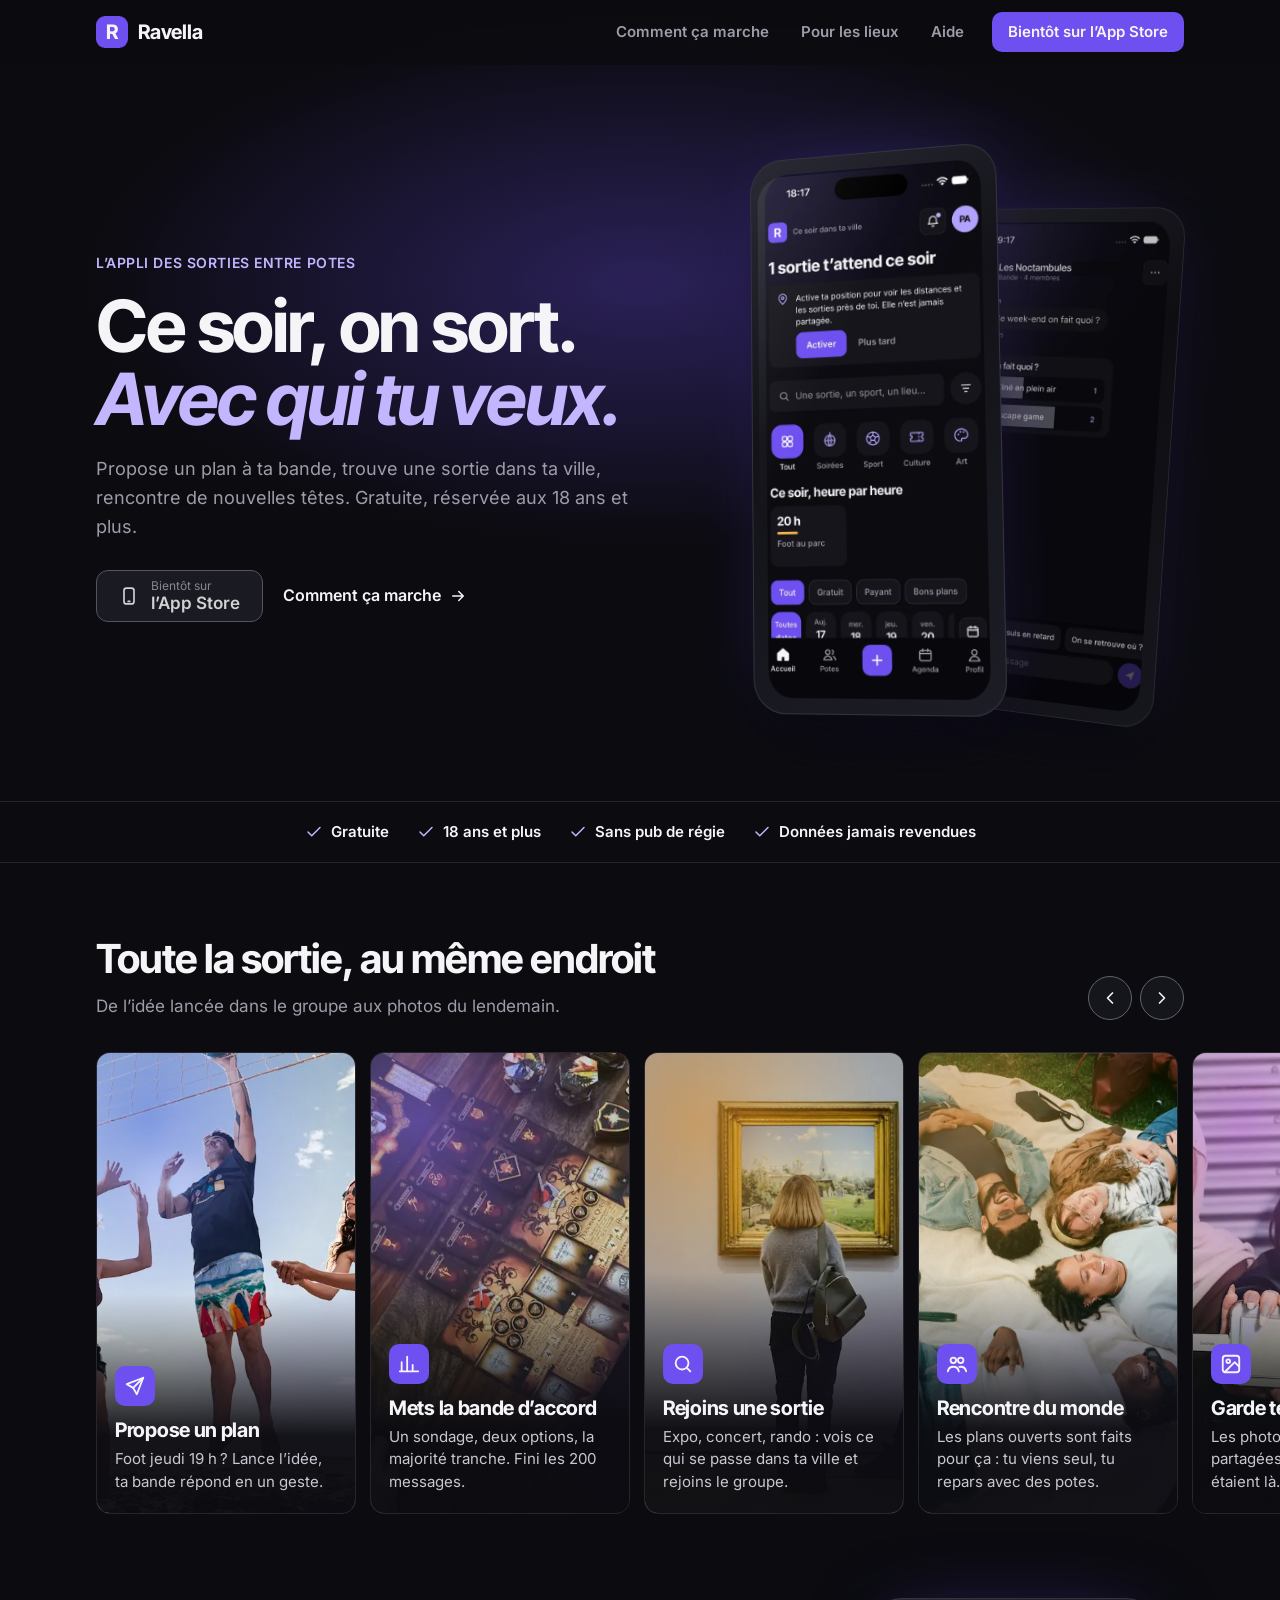
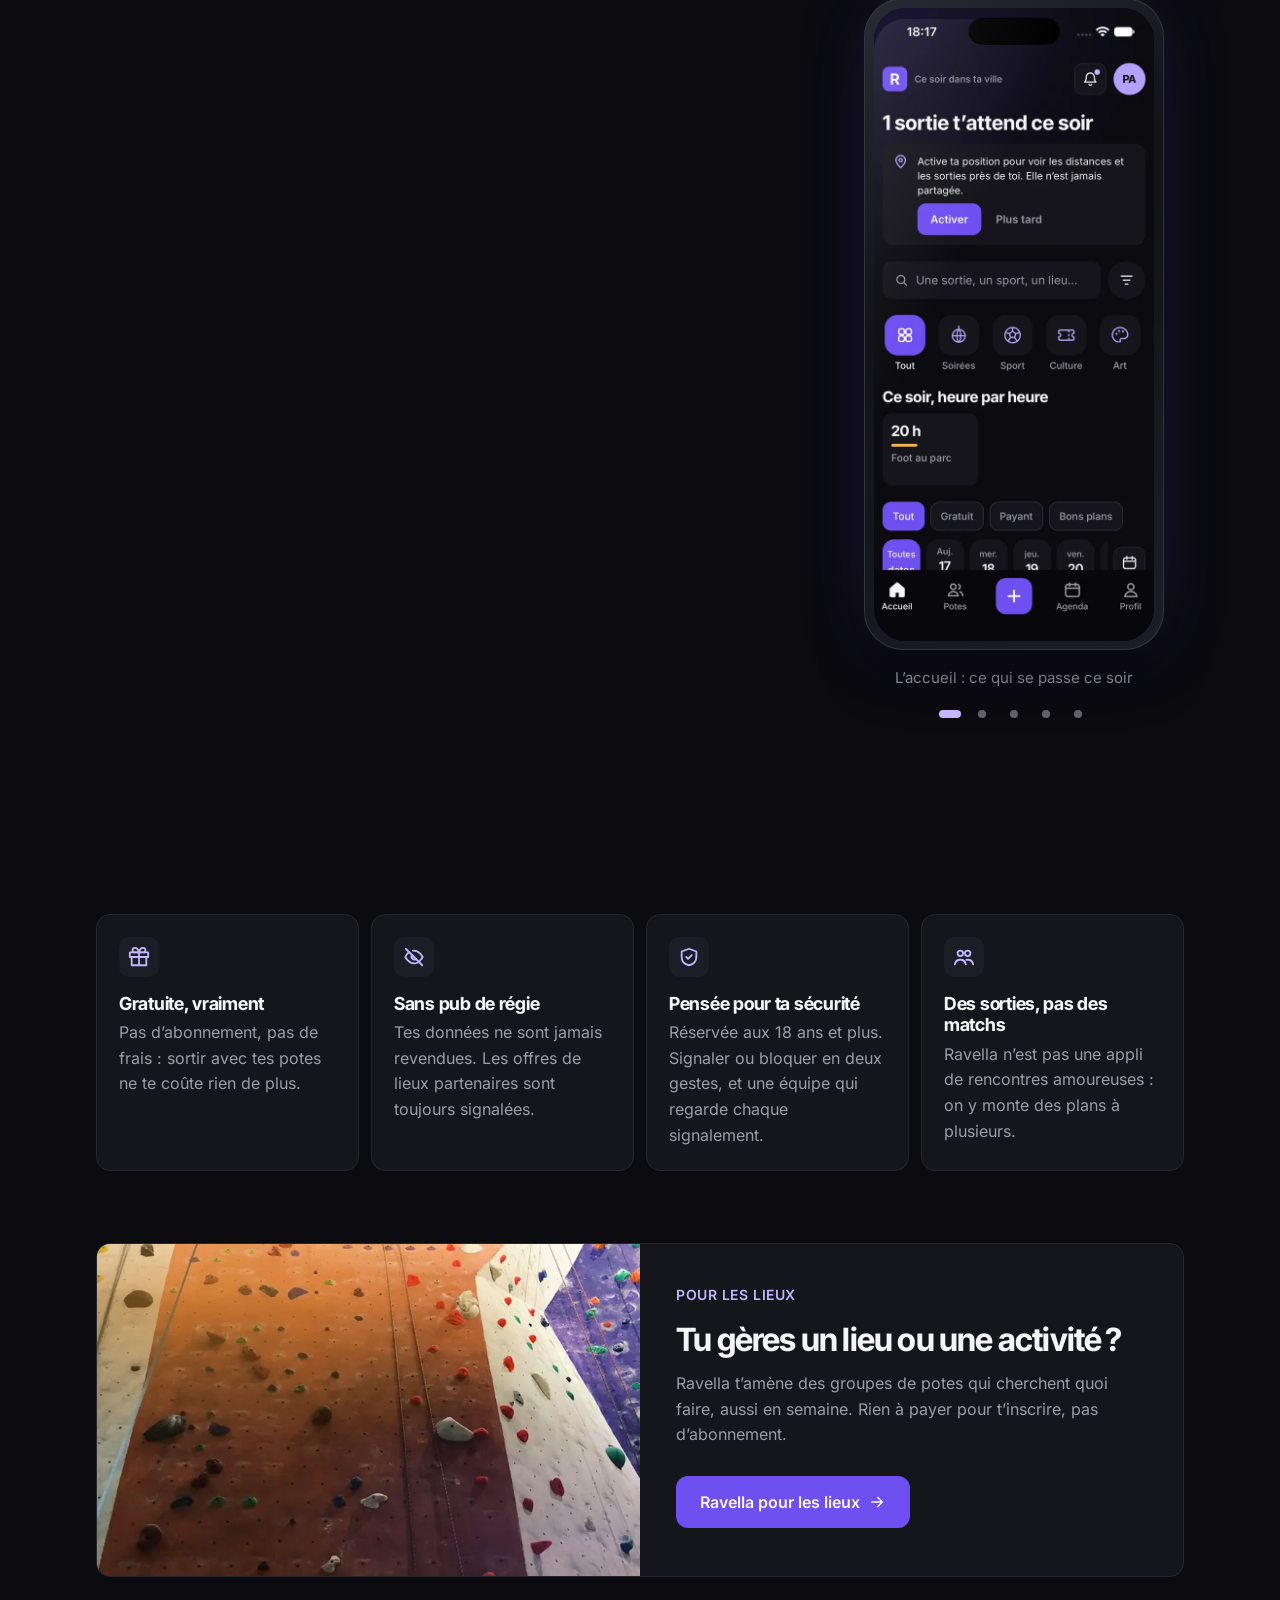
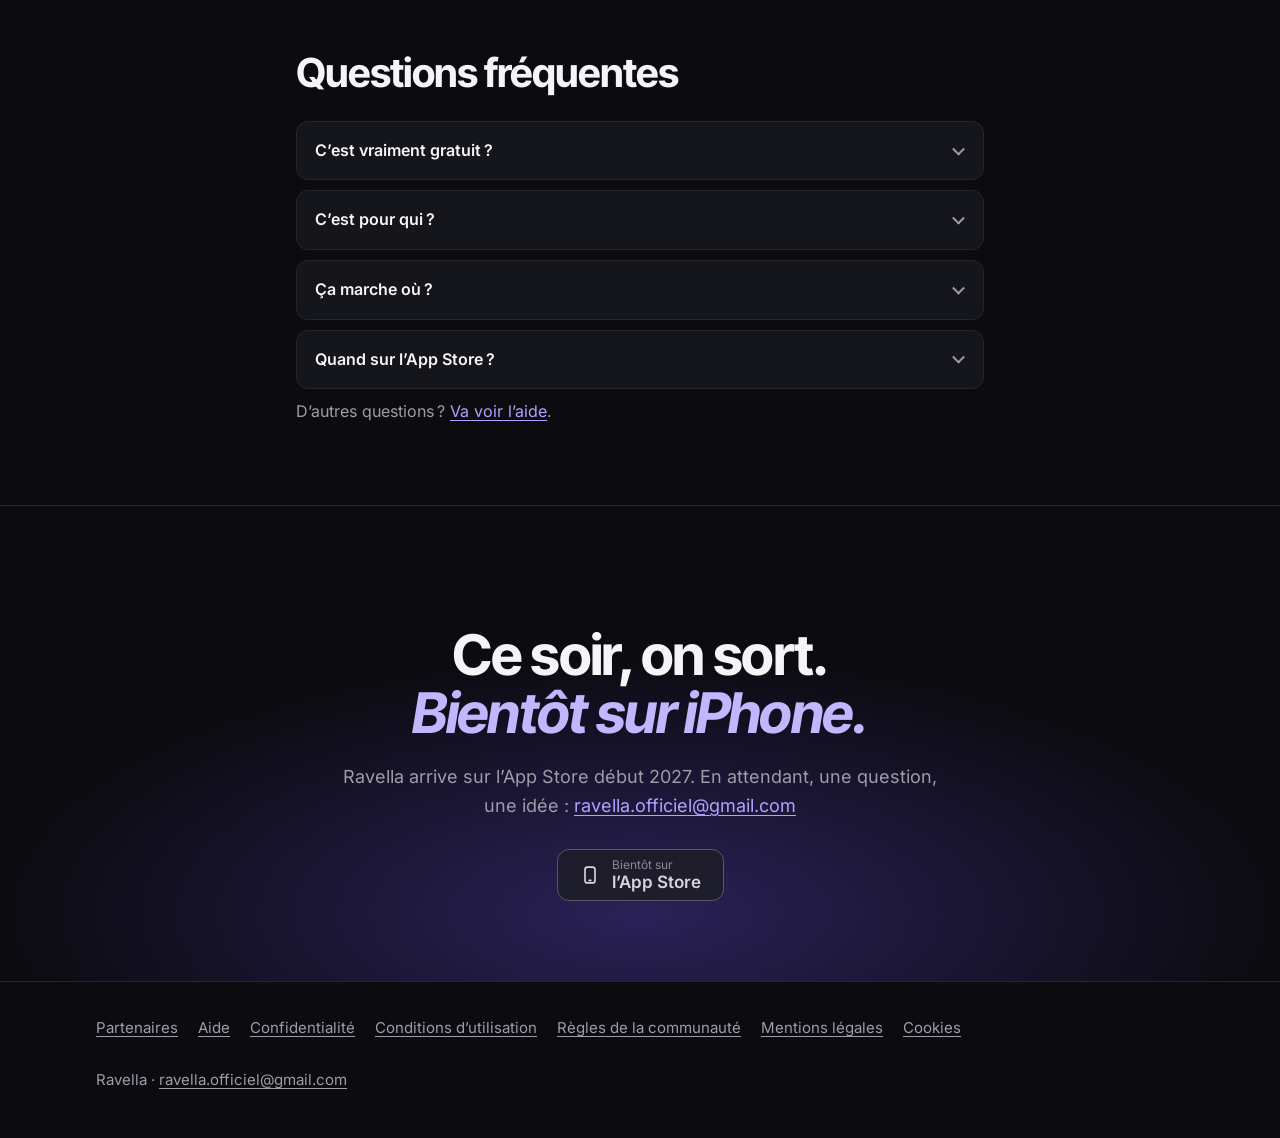
<file: index.html>
<!doctype html>
<html lang="fr">
  <head>
    <meta charset="utf-8" />
    <meta name="viewport" content="width=device-width, initial-scale=1" />
    <title>Ravella · Sorties et activités entre potes</title>
    <link rel="canonical" href="https://ravella.app/" />
    <meta property="og:type" content="website" />
    <meta property="og:site_name" content="Ravella" />
    <meta property="og:title" content="Ravella · Sorties et activités entre potes" />
    <meta property="og:description" content="L'appli gratuite pour trouver des sorties, monter des plans avec tes potes et rencontrer du monde. 18 ans et plus." />
    <meta property="og:url" content="https://ravella.app/" />
    <meta property="og:image" content="https://ravella.app/assets/img/photos/story-rencontre.webp" />
    <meta property="og:locale" content="fr_FR" />
    <meta name="description" content="Ravella, l'appli gratuite pour trouver des sorties et des activités, monter des plans avec tes potes et rencontrer du monde. 18 ans et plus." />
    <meta name="theme-color" content="#0B0B10" />
    <link rel="icon" href="assets/favicon.svg" type="image/svg+xml" />
    <link rel="stylesheet" href="assets/style.css" />
    <link rel="stylesheet" href="assets/home.css" />
    <script src="assets/home.js" defer></script>
  </head>
  <body class="home">
    <a class="skip" href="#contenu">Aller au contenu</a>
    <header class="top">
      <div class="wrap wide">
        <a class="brand" href="index.html"><span class="logo" aria-hidden="true">R</span>Ravella</a>
        <nav aria-label="Principal"><a class="nav-link" href="index.html#comment">Comment ça marche</a><a class="nav-link" href="partenaires/index.html">Pour les lieux</a><a class="nav-link" href="aide/index.html">Aide</a><a class="cta" href="index.html#bientot">Bientôt<span class="cta-long"> sur l’App Store</span></a></nav>
      </div>
    </header>
    <main id="contenu">
      <section class="hero2" aria-labelledby="titre">
        <div class="glow" aria-hidden="true"></div>
        <div class="wrap wide hero-grid">
          <div class="hero-text">
            <p class="eyebrow">L’appli des sorties entre potes</p>
            <h1 id="titre">Ce soir, on sort.<em>Avec qui tu veux.</em></h1>
            <p class="lead">Propose un plan à ta bande, trouve une sortie dans ta ville, rencontre de nouvelles têtes. Gratuite, réservée aux 18 ans et plus.</p>
            <div class="hero-actions">
              <button class="store" type="button" disabled aria-disabled="true"><svg width="20" height="20" viewBox="0 0 24 24" fill="none" stroke="currentColor" stroke-width="2" stroke-linecap="round" stroke-linejoin="round" aria-hidden="true"><rect x="6" y="2.5" width="12" height="19" rx="3"/><path d="M11 18.5h2"/></svg><span><small>Bientôt sur</small>l’App Store</span></button>
              <a class="ghost" href="#comment">Comment ça marche <svg width="18" height="18" viewBox="0 0 24 24" fill="none" stroke="currentColor" stroke-width="2" stroke-linecap="round" stroke-linejoin="round" aria-hidden="true"><path d="M5 12h14M13 6l6 6-6 6"/></svg></a>
            </div>
          </div>
          <div class="hero-phones" aria-hidden="true">
            <div class="iphone back">
                <img src="assets/img/sondage.webp" width="600" height="1304" alt="" fetchpriority="high" />
              </div>
            <div class="iphone front">
                <img src="assets/img/accueil.webp" width="600" height="1304" alt="" fetchpriority="high" />
              </div>
          </div>
        </div>
      </section>

      <div class="promises">
        <ul class="wrap wide">
          <li><svg width="18" height="18" viewBox="0 0 24 24" fill="none" stroke="currentColor" stroke-width="2" stroke-linecap="round" stroke-linejoin="round" aria-hidden="true"><path d="M20 6 9 17l-5-5"/></svg>Gratuite</li>
          <li><svg width="18" height="18" viewBox="0 0 24 24" fill="none" stroke="currentColor" stroke-width="2" stroke-linecap="round" stroke-linejoin="round" aria-hidden="true"><path d="M20 6 9 17l-5-5"/></svg>18 ans et plus</li>
          <li><svg width="18" height="18" viewBox="0 0 24 24" fill="none" stroke="currentColor" stroke-width="2" stroke-linecap="round" stroke-linejoin="round" aria-hidden="true"><path d="M20 6 9 17l-5-5"/></svg>Sans pub de régie</li>
          <li><svg width="18" height="18" viewBox="0 0 24 24" fill="none" stroke="currentColor" stroke-width="2" stroke-linecap="round" stroke-linejoin="round" aria-hidden="true"><path d="M20 6 9 17l-5-5"/></svg>Données jamais revendues</li>
        </ul>
      </div>

      <section class="block" aria-labelledby="stories-titre">
        <div class="wrap wide">
          <div class="block-head">
            <div>
              <h2 id="stories-titre" class="reveal">Toute la sortie, au même endroit</h2>
              <p class="block-sub reveal">De l’idée lancée dans le groupe aux photos du lendemain.</p>
            </div>
            <div class="row-nav" data-for="stories">
              <button type="button" class="round" data-dir="-1" aria-label="Cartes précédentes"><svg width="20" height="20" viewBox="0 0 24 24" fill="none" stroke="currentColor" stroke-width="2" stroke-linecap="round" stroke-linejoin="round" aria-hidden="true"><path d="m15 18-6-6 6-6"/></svg></button>
              <button type="button" class="round" data-dir="1" aria-label="Cartes suivantes"><svg width="20" height="20" viewBox="0 0 24 24" fill="none" stroke="currentColor" stroke-width="2" stroke-linecap="round" stroke-linejoin="round" aria-hidden="true"><path d="m9 18 6-6-6-6"/></svg></button>
            </div>
          </div>
        </div>
        <ul class="stories" id="stories" tabindex="0" aria-label="Ce que tu fais avec Ravella">
            <li class="story reveal" style="--d:0ms">
              <div class="photo ph-sport" role="img" aria-label="Des potes qui jouent au volley sur la plage" style="background-image:url(assets/img/photos/story-plan.webp)"></div>
              <div class="story-body">
                <span class="story-icon"><svg width="22" height="22" viewBox="0 0 24 24" fill="none" stroke="currentColor" stroke-width="2" stroke-linecap="round" stroke-linejoin="round" aria-hidden="true"><path d="M21 3 10 14"/><path d="m21 3-7 18-4-7-7-4z"/></svg></span>
                <h3>Propose un plan</h3>
                <p>Foot jeudi 19 h ? Lance l’idée, ta bande répond en un geste.</p>
              </div>
            </li>
            <li class="story reveal" style="--d:70ms">
              <div class="photo ph-fun" role="img" aria-label="Une partie de jeu de société entre potes" style="background-image:url(assets/img/photos/story-sondage.webp)"></div>
              <div class="story-body">
                <span class="story-icon"><svg width="22" height="22" viewBox="0 0 24 24" fill="none" stroke="currentColor" stroke-width="2" stroke-linecap="round" stroke-linejoin="round" aria-hidden="true"><path d="M4 20V10M10 20V4M16 20v-7M22 20H2"/></svg></span>
                <h3>Mets la bande d’accord</h3>
                <p>Un sondage, deux options, la majorité tranche. Fini les 200 messages.</p>
              </div>
            </li>
            <li class="story reveal" style="--d:140ms">
              <div class="photo ph-culture" role="img" aria-label="Des amis qui visitent une expo" style="background-image:url(assets/img/photos/story-sortie.webp)"></div>
              <div class="story-body">
                <span class="story-icon"><svg width="22" height="22" viewBox="0 0 24 24" fill="none" stroke="currentColor" stroke-width="2" stroke-linecap="round" stroke-linejoin="round" aria-hidden="true"><circle cx="11" cy="11" r="7"/><path d="m20 20-3.5-3.5"/></svg></span>
                <h3>Rejoins une sortie</h3>
                <p>Expo, concert, rando : vois ce qui se passe dans ta ville et rejoins le groupe.</p>
              </div>
            </li>
            <li class="story reveal" style="--d:210ms">
              <div class="photo ph-food" role="img" aria-label="Un groupe de potes qui rit sur une couverture de pique-nique" style="background-image:url(assets/img/photos/story-rencontre.webp)"></div>
              <div class="story-body">
                <span class="story-icon"><svg width="22" height="22" viewBox="0 0 24 24" fill="none" stroke="currentColor" stroke-width="2" stroke-linecap="round" stroke-linejoin="round" aria-hidden="true"><circle cx="8" cy="8" r="3"/><circle cx="16" cy="8" r="3"/><path d="M2 20c.6-3 3-5 6-5s5.4 2 6 5M14.5 15.2c.5-.1 1-.2 1.5-.2 3 0 5.4 2 6 5"/></svg></span>
                <h3>Rencontre du monde</h3>
                <p>Les plans ouverts sont faits pour ça : tu viens seul, tu repars avec des potes.</p>
              </div>
            </li>
            <li class="story reveal" style="--d:280ms">
              <div class="photo ph-art" role="img" aria-label="Des amies qui prennent un selfie souvenir" style="background-image:url(assets/img/photos/story-souvenirs.webp)"></div>
              <div class="story-body">
                <span class="story-icon"><svg width="22" height="22" viewBox="0 0 24 24" fill="none" stroke="currentColor" stroke-width="2" stroke-linecap="round" stroke-linejoin="round" aria-hidden="true"><rect x="3" y="3" width="18" height="18" rx="3"/><circle cx="9" cy="9" r="2"/><path d="m21 15-5-5L5 21"/></svg></span>
                <h3>Garde tes Souvenirs</h3>
                <p>Les photos de la sortie, partagées avec ceux qui étaient là.</p>
              </div>
            </li>
        </ul>
      </section>

      <section class="block" id="comment" aria-labelledby="comment-titre">
        <div class="wrap wide how-grid">
          <div>
            <h2 id="comment-titre" class="reveal">Comment ça marche</h2>
            <p class="block-sub reveal">Trois étapes, et la soirée est lancée.</p>
            <ol class="steps">
              <li class="step reveal" style="--d:0ms">
                <span class="step-num" aria-hidden="true">1</span>
                <div><h3>Crée ton compte</h3><p>Un e-mail, un code, ta date de naissance. Une minute, pas plus.</p></div>
              </li>
              <li class="step reveal" style="--d:90ms">
                <span class="step-num" aria-hidden="true">2</span>
                <div><h3>Trouve ou lance un plan</h3><p>Parcours les sorties de ta ville, ou propose la tienne à tes potes.</p></div>
              </li>
              <li class="step reveal" style="--d:180ms">
                <span class="step-num" aria-hidden="true">3</span>
                <div><h3>Retrouvez-vous</h3><p>Calez les détails dans la conversation de la sortie, puis partagez vos Souvenirs.</p></div>
              </li>
            </ol>
          </div>
          <figure class="showcase reveal" aria-roledescription="carrousel" aria-label="Écrans de l’appli">
            <div class="iphone big" data-carousel>
              <div class="slides">
                  <img class="slide is-on" src="assets/img/accueil.webp" width="600" height="1304" alt="L’accueil : les sorties de ce soir, la recherche et les catégories." loading="lazy" decoding="async" />
                  <img class="slide" src="assets/img/plan.webp" width="600" height="1304" alt="L’écran « Lance ton plan » : un titre, une catégorie, et c’est gratuit." loading="lazy" decoding="async" />
                  <img class="slide" src="assets/img/sondage.webp" width="600" height="1304" alt="Une conversation de bande avec un sondage : ciné en plein air ou escape game." loading="lazy" decoding="async" />
                  <img class="slide" src="assets/img/fiche.webp" width="600" height="1304" alt="La fiche d’une sortie : date, lieu, qui y va, bouton « Je participe »." loading="lazy" decoding="async" />
                  <img class="slide" src="assets/img/filtres.webp" width="600" height="1304" alt="Les filtres : type d’activité, prix, distance, et « Où vont mes potes »." loading="lazy" decoding="async" />
              </div>
            </div>
            <figcaption>
              <span class="slide-caption" aria-live="polite">L’accueil : ce qui se passe ce soir</span>
              <span class="dots"><button type="button" class="dot is-on" aria-label="L’accueil : ce qui se passe ce soir" aria-pressed="true"></button><button type="button" class="dot" aria-label="Lance ton plan en quelques secondes" aria-pressed="false"></button><button type="button" class="dot" aria-label="Le sondage de la bande" aria-pressed="false"></button><button type="button" class="dot" aria-label="La fiche : quand, où, qui y va" aria-pressed="false"></button><button type="button" class="dot" aria-label="Les filtres : selon tes envies" aria-pressed="false"></button></span>
            </figcaption>
          </figure>
        </div>
      </section>

      <section class="block" aria-labelledby="pourquoi-titre">
        <div class="wrap wide">
          <h2 id="pourquoi-titre" class="reveal">Pourquoi Ravella</h2>
          <p class="block-sub reveal">Une appli faite pour sortir, pas pour te garder sur ton écran.</p>
          <ul class="why-grid">
            <li class="why reveal" style="--d:0ms">
              <span class="icon"><svg width="22" height="22" viewBox="0 0 24 24" fill="none" stroke="currentColor" stroke-width="2" stroke-linecap="round" stroke-linejoin="round" aria-hidden="true"><path d="M20 12v9H4v-9M2 7h20v5H2zM12 21V7"/><path d="M12 7H7.5a2.5 2.5 0 1 1 0-5C11 2 12 7 12 7zM12 7h4.5a2.5 2.5 0 1 0 0-5C13 2 12 7 12 7z"/></svg></span>
              <h3>Gratuite, vraiment</h3>
              <p>Pas d’abonnement, pas de frais : sortir avec tes potes ne te coûte rien de plus.</p>
            </li>
            <li class="why reveal" style="--d:70ms">
              <span class="icon"><svg width="22" height="22" viewBox="0 0 24 24" fill="none" stroke="currentColor" stroke-width="2" stroke-linecap="round" stroke-linejoin="round" aria-hidden="true"><path d="M3 3l18 18"/><path d="M10.6 5.1A10 10 0 0 1 12 5c6 0 9.5 7 9.5 7a17 17 0 0 1-3 3.9M6.6 6.6C4 8.4 2.5 12 2.5 12S6 19 12 19c1.6 0 3-.4 4.3-1"/><path d="M9.9 9.9a3 3 0 0 0 4.2 4.2"/></svg></span>
              <h3>Sans pub de régie</h3>
              <p>Tes données ne sont jamais revendues. Les offres de lieux partenaires sont toujours signalées.</p>
            </li>
            <li class="why reveal" style="--d:140ms">
              <span class="icon"><svg width="22" height="22" viewBox="0 0 24 24" fill="none" stroke="currentColor" stroke-width="2" stroke-linecap="round" stroke-linejoin="round" aria-hidden="true"><path d="M12 3 4 6v6c0 5 3.5 8 8 9 4.5-1 8-4 8-9V6z"/><path d="m9 12 2 2 4-4"/></svg></span>
              <h3>Pensée pour ta sécurité</h3>
              <p>Réservée aux 18 ans et plus. Signaler ou bloquer en deux gestes, et une équipe qui regarde chaque signalement.</p>
            </li>
            <li class="why reveal" style="--d:210ms">
              <span class="icon"><svg width="22" height="22" viewBox="0 0 24 24" fill="none" stroke="currentColor" stroke-width="2" stroke-linecap="round" stroke-linejoin="round" aria-hidden="true"><circle cx="8" cy="8" r="3"/><circle cx="16" cy="8" r="3"/><path d="M2 20c.6-3 3-5 6-5s5.4 2 6 5M14.5 15.2c.5-.1 1-.2 1.5-.2 3 0 5.4 2 6 5"/></svg></span>
              <h3>Des sorties, pas des matchs</h3>
              <p>Ravella n’est pas une appli de rencontres amoureuses : on y monte des plans à plusieurs.</p>
            </li>
          </ul>
        </div>
      </section>

      <section class="block" aria-labelledby="lieux-titre">
        <div class="wrap wide">
          <div class="venue reveal">
            <div class="photo ph-culture" role="img" aria-label="Une salle d’escalade" style="background-image:url(assets/img/photos/lieux.webp)"></div>
            <div class="venue-body">
              <p class="eyebrow">Pour les lieux</p>
              <h2 id="lieux-titre">Tu gères un lieu ou une activité ?</h2>
              <p>Ravella t’amène des groupes de potes qui cherchent quoi faire, aussi en semaine. Rien à payer pour t’inscrire, pas d’abonnement.</p>
              <a class="btn" href="partenaires/index.html">Ravella pour les lieux <svg width="18" height="18" viewBox="0 0 24 24" fill="none" stroke="currentColor" stroke-width="2" stroke-linecap="round" stroke-linejoin="round" aria-hidden="true"><path d="M5 12h14M13 6l6 6-6 6"/></svg></a>
            </div>
          </div>
        </div>
      </section>

      <section class="block" aria-labelledby="faq-titre">
        <div class="wrap">
          <h2 id="faq-titre" class="reveal">Questions fréquentes</h2>
          <div class="faq">
            <details>
              <summary>C’est vraiment gratuit ?</summary>
              <div class="answer"><p>Oui, gratuite et sans abonnement. Si un jour des lieux partenaires vendent des places dans l’appli, ce sera toujours indiqué clairement.</p></div>
            </details>
            <details>
              <summary>C’est pour qui ?</summary>
              <div class="answer"><p>Pour toutes celles et ceux qui ont 18 ans ou plus et envie de sortir, entre potes ou pour rencontrer du monde.</p></div>
            </details>
            <details>
              <summary>Ça marche où ?</summary>
              <div class="answer"><p>Dans toute la France : tu vois les sorties publiées près de chez toi. Au début, certaines villes seront plus animées que d’autres.</p></div>
            </details>
            <details>
              <summary>Quand sur l’App Store ?</summary>
              <div class="answer"><p>On vise le début de l’année 2027, sur iPhone. Android viendra plus tard.</p></div>
            </details>
          </div>
          <p class="muted">D’autres questions ? <a href="aide/index.html">Va voir l’aide</a>.</p>
        </div>
      </section>

      <section class="final" id="bientot" aria-labelledby="bientot-titre">
        <div class="glow" aria-hidden="true"></div>
        <div class="wrap">
          <h2 id="bientot-titre">Ce soir, on sort.<em>Bientôt sur iPhone.</em></h2>
          <p class="lead">Ravella arrive sur l’App Store début 2027. En attendant, une question, une idée : <a href="mailto:ravella.officiel@gmail.com">ravella.officiel@gmail.com</a></p>
          <button class="store center" type="button" disabled aria-disabled="true"><svg width="20" height="20" viewBox="0 0 24 24" fill="none" stroke="currentColor" stroke-width="2" stroke-linecap="round" stroke-linejoin="round" aria-hidden="true"><rect x="6" y="2.5" width="12" height="19" rx="3"/><path d="M11 18.5h2"/></svg><span><small>Bientôt sur</small>l’App Store</span></button>
        </div>
      </section>
    </main>
    <footer class="foot">
      <div class="wrap wide">
        <nav aria-label="Pages du site">
          <ul>
          <li><a href="partenaires/index.html">Partenaires</a></li>
          <li><a href="aide/index.html">Aide</a></li>
          <li><a href="confidentialite/index.html">Confidentialité</a></li>
          <li><a href="conditions/index.html">Conditions d’utilisation</a></li>
          <li><a href="regles/index.html">Règles de la communauté</a></li>
          <li><a href="mentions-legales/index.html">Mentions légales</a></li>
          <li><a href="cookies/index.html">Cookies</a></li>
          </ul>
        </nav>
        <p>Ravella · <a href="mailto:ravella.officiel@gmail.com">ravella.officiel@gmail.com</a></p>
      </div>
    </footer>
  </body>
</html>
</file>
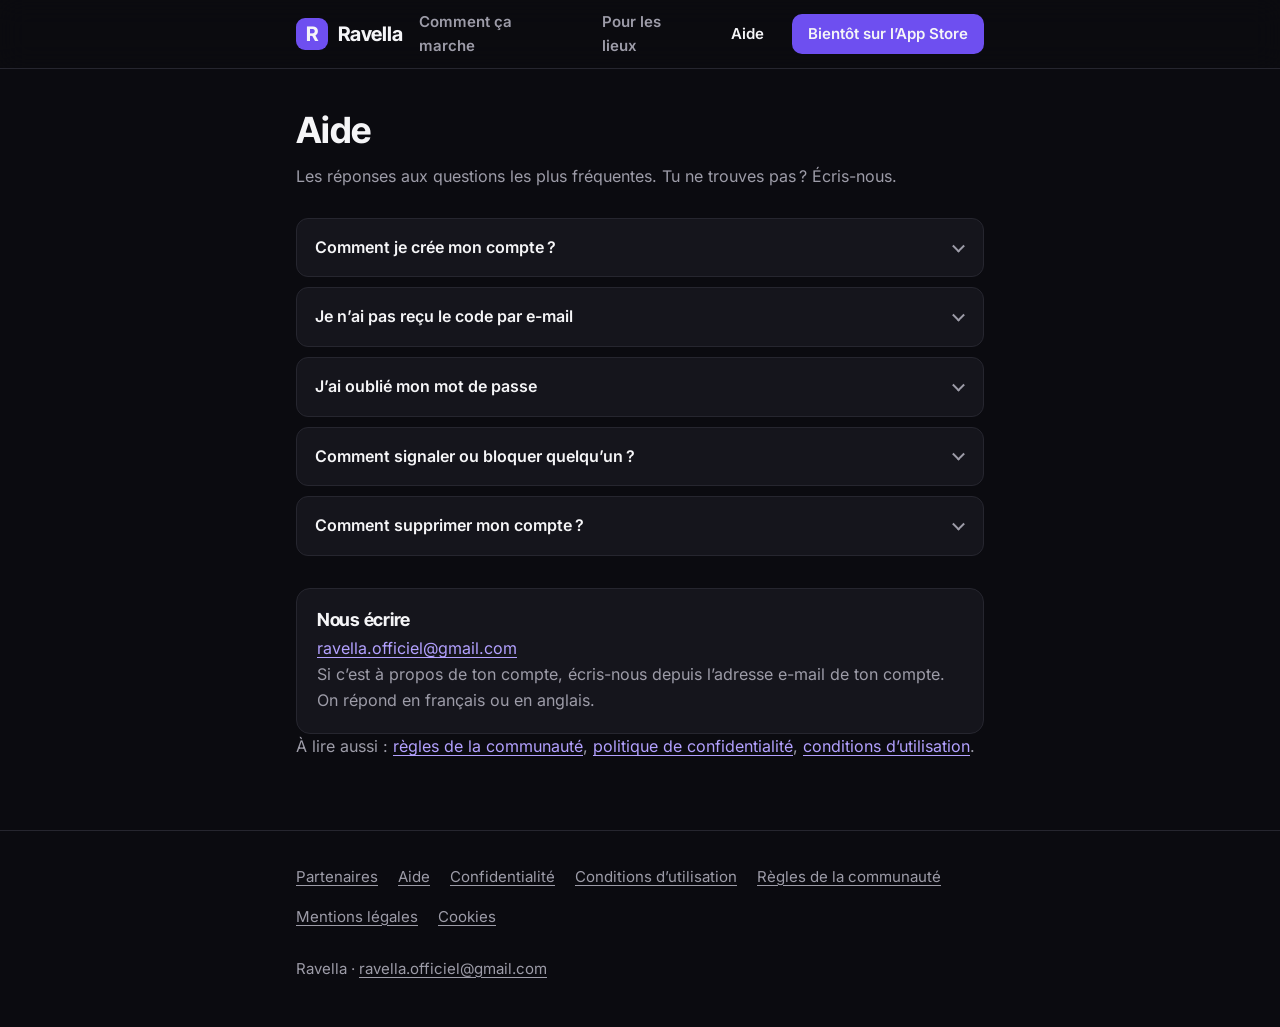
<file: aide/index.html>
<!doctype html>
<html lang="fr">
  <head>
    <meta charset="utf-8" />
    <meta name="viewport" content="width=device-width, initial-scale=1" />
    <title>Aide · Ravella</title>
    <meta name="description" content="Inscription, code e-mail, mot de passe oublié, signaler, supprimer ton compte : les réponses et le contact de Ravella." />
    <meta name="theme-color" content="#0B0B10" />
    <link rel="icon" href="../assets/favicon.svg" type="image/svg+xml" />
    <link rel="stylesheet" href="../assets/style.css" />
  </head>
  <body>
    <a class="skip" href="#contenu">Aller au contenu</a>
    <header class="top">
      <div class="wrap">
        <a class="brand" href="../index.html"><span class="logo" aria-hidden="true">R</span>Ravella</a>
        <nav aria-label="Principal"><a class="nav-link" href="../index.html#comment">Comment ça marche</a><a class="nav-link" href="../partenaires/index.html">Pour les lieux</a><a class="nav-link" href="../aide/index.html" aria-current="page">Aide</a><a class="cta" href="../index.html#bientot">Bientôt<span class="cta-long"> sur l’App Store</span></a></nav>
      </div>
    </header>
    <main id="contenu">
      <article class="page wrap">
        <h1>Aide</h1>
        <p class="intro">Les réponses aux questions les plus fréquentes. Tu ne trouves pas ? Écris-nous.</p>
        <div class="faq">
          <details>
            <summary>Comment je crée mon compte ?</summary>
            <div class="answer">
              <p>Sur l’écran « Crée ton compte », entre ton prénom, ton e-mail, un mot de passe et ta date de naissance, puis accepte les conditions.</p>
              <p>Tu reçois un code par e-mail : entre-le dans l’appli, choisis tes centres d’intérêt, et c’est parti.</p>
              <p>Tu peux aussi t’inscrire avec ton compte Apple ou Google. Ravella est réservée aux 18 ans et plus.</p>
            </div>
          </details>
          <details>
            <summary>Je n’ai pas reçu le code par e-mail</summary>
            <div class="answer">
              <p>Attends une ou deux minutes, puis regarde dans tes spams (courrier indésirable).</p>
              <p>Vérifie que l’adresse tapée est la bonne.</p>
              <p>Touche « Renvoyer le code » dans l’appli (c’est possible après quelques secondes).</p>
              <p>Toujours rien ? Écris-nous depuis cette adresse, on regarde avec toi.</p>
            </div>
          </details>
          <details>
            <summary>J’ai oublié mon mot de passe</summary>
            <div class="answer">
              <p>Sur l’écran de connexion, touche « Mot de passe oublié ? » et entre ton e-mail. Si un compte existe, tu reçois un e-mail pour choisir un nouveau mot de passe. Pense à regarder tes spams.</p>
              <p>Tu t’es inscrit avec Apple ou Google ? Tu n’as pas de mot de passe Ravella : reconnecte-toi avec le même bouton.</p>
            </div>
          </details>
          <details>
            <summary>Comment signaler ou bloquer quelqu’un ?</summary>
            <div class="answer">
              <p>Chaque profil, plan, message et photo peut être signalé ou bloqué depuis le menu ⋯ ou par un appui long.</p>
              <p>L’équipe regarde chaque signalement, au moins une fois par jour.</p>
              <p>Tu peux aussi signaler un contenu illégal par e-mail, même sans compte.</p>
              <p>En cas de danger : 17 (police) ou 112 (urgences). Si tu ne peux pas parler : SMS au 114.</p>
            </div>
          </details>
          <details>
            <summary>Comment supprimer mon compte ?</summary>
            <div class="answer">
              <p>Dans l’appli : Profil, puis Réglages, puis Supprimer mon compte. C’est immédiat et définitif.</p>
              <p>Quelques données sont gardées un temps limité parce que la loi l’impose : tout est expliqué dans la politique de confidentialité.</p>
            </div>
          </details>
        </div>
        <section class="callout card" aria-labelledby="ecrire">
          <h2 id="ecrire">Nous écrire</h2>
          <p><a href="mailto:ravella.officiel@gmail.com">ravella.officiel@gmail.com</a></p>
          <p class="muted">Si c’est à propos de ton compte, écris-nous depuis l’adresse e-mail de ton compte. On répond en français ou en anglais.</p>
        </section>
        <p class="muted">À lire aussi : <a href="../regles/index.html">règles de la communauté</a>, <a href="../confidentialite/index.html">politique de confidentialité</a>, <a href="../conditions/index.html">conditions d’utilisation</a>.</p>
      </article>
    </main>
    <footer class="foot">
      <div class="wrap">
        <nav aria-label="Pages du site">
          <ul>
          <li><a href="../partenaires/index.html">Partenaires</a></li>
          <li><a href="../aide/index.html" aria-current="page">Aide</a></li>
          <li><a href="../confidentialite/index.html">Confidentialité</a></li>
          <li><a href="../conditions/index.html">Conditions d’utilisation</a></li>
          <li><a href="../regles/index.html">Règles de la communauté</a></li>
          <li><a href="../mentions-legales/index.html">Mentions légales</a></li>
          <li><a href="../cookies/index.html">Cookies</a></li>
          </ul>
        </nav>
        <p>Ravella · <a href="mailto:ravella.officiel@gmail.com">ravella.officiel@gmail.com</a></p>
      </div>
    </footer>
  </body>
</html>
</file>
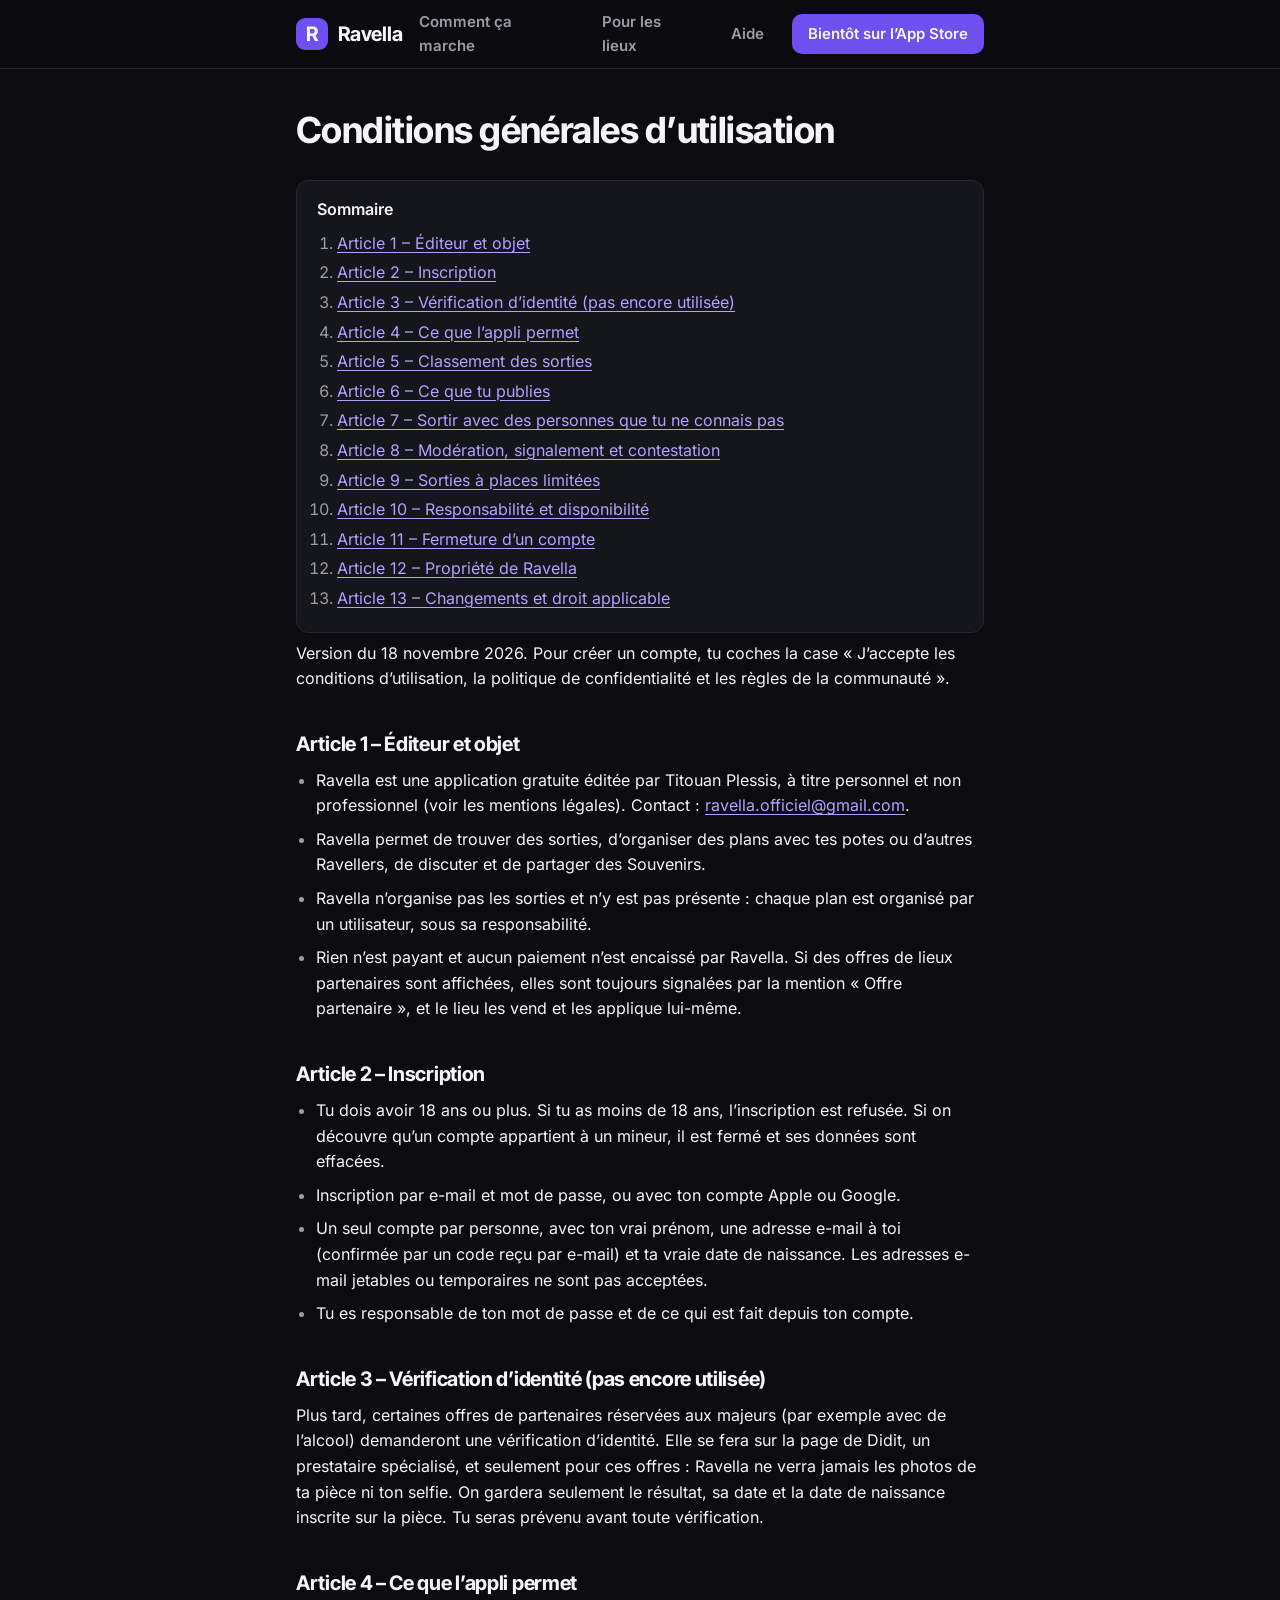
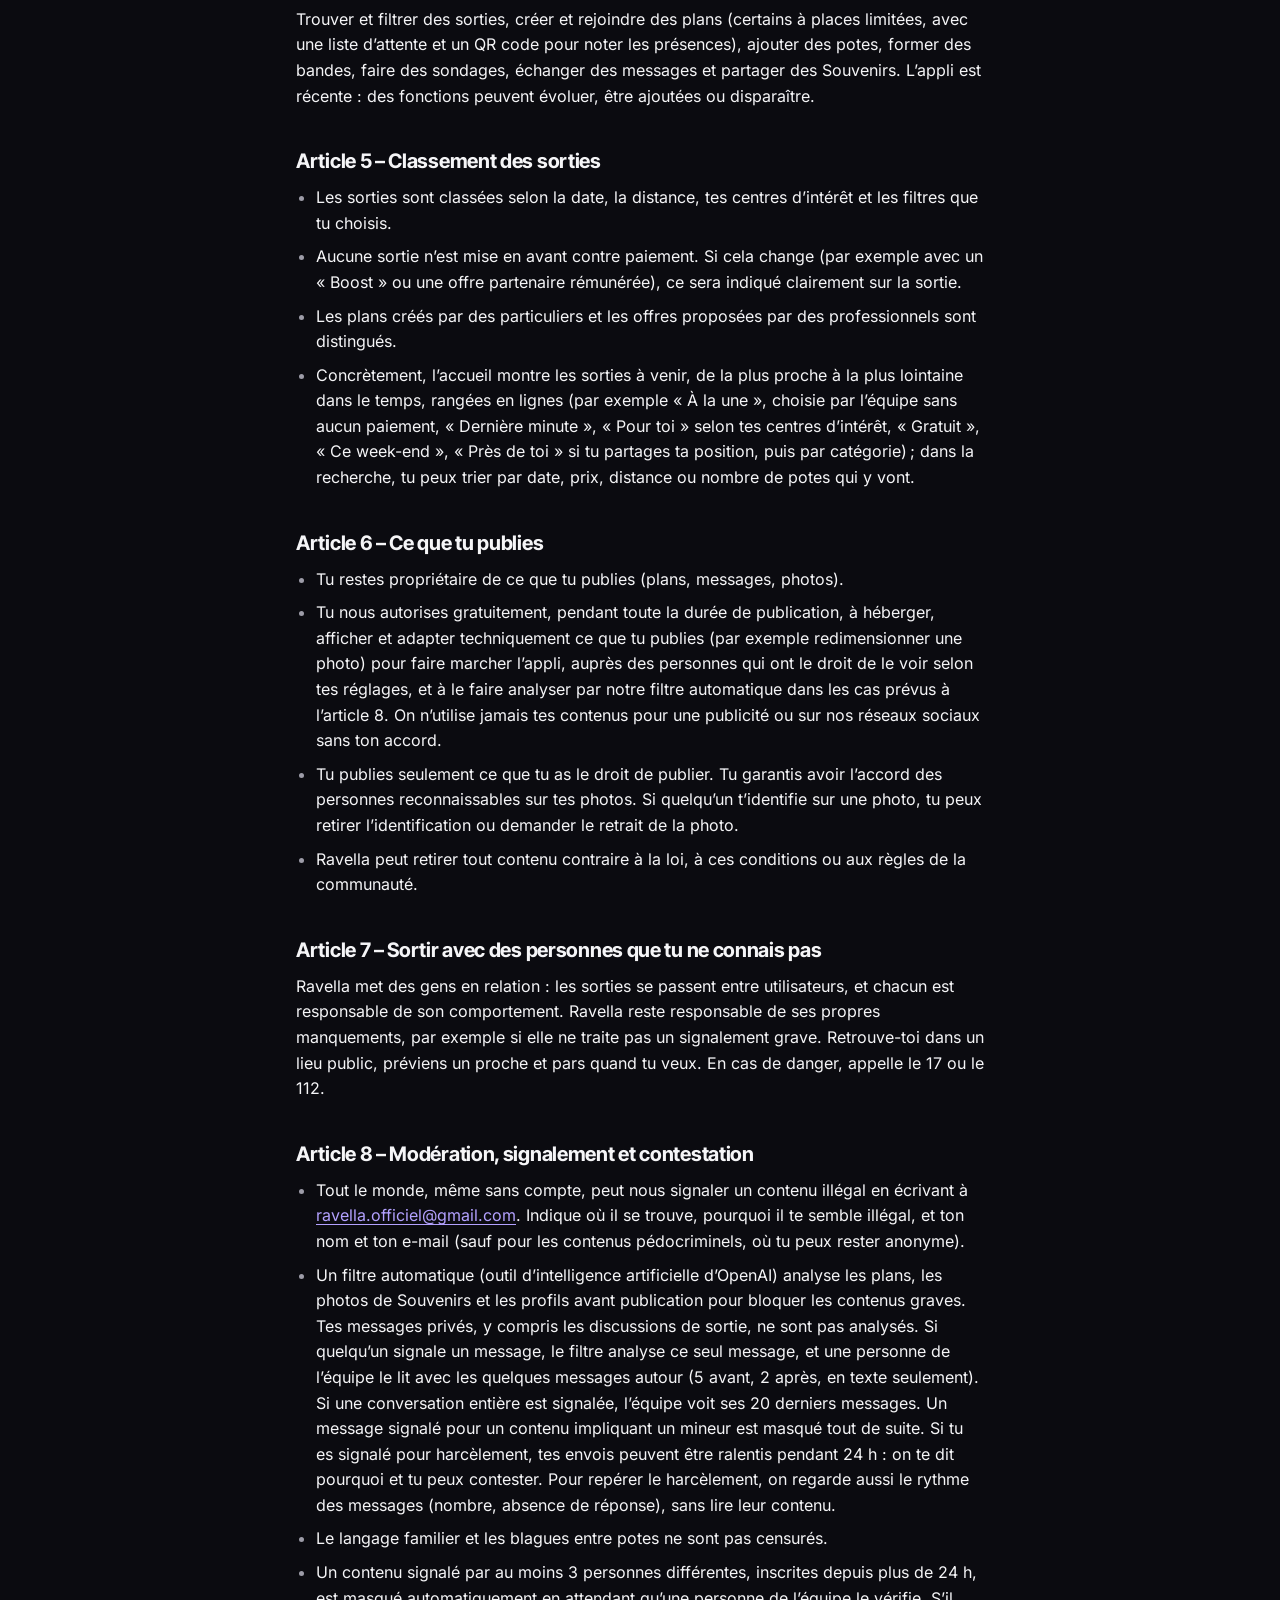
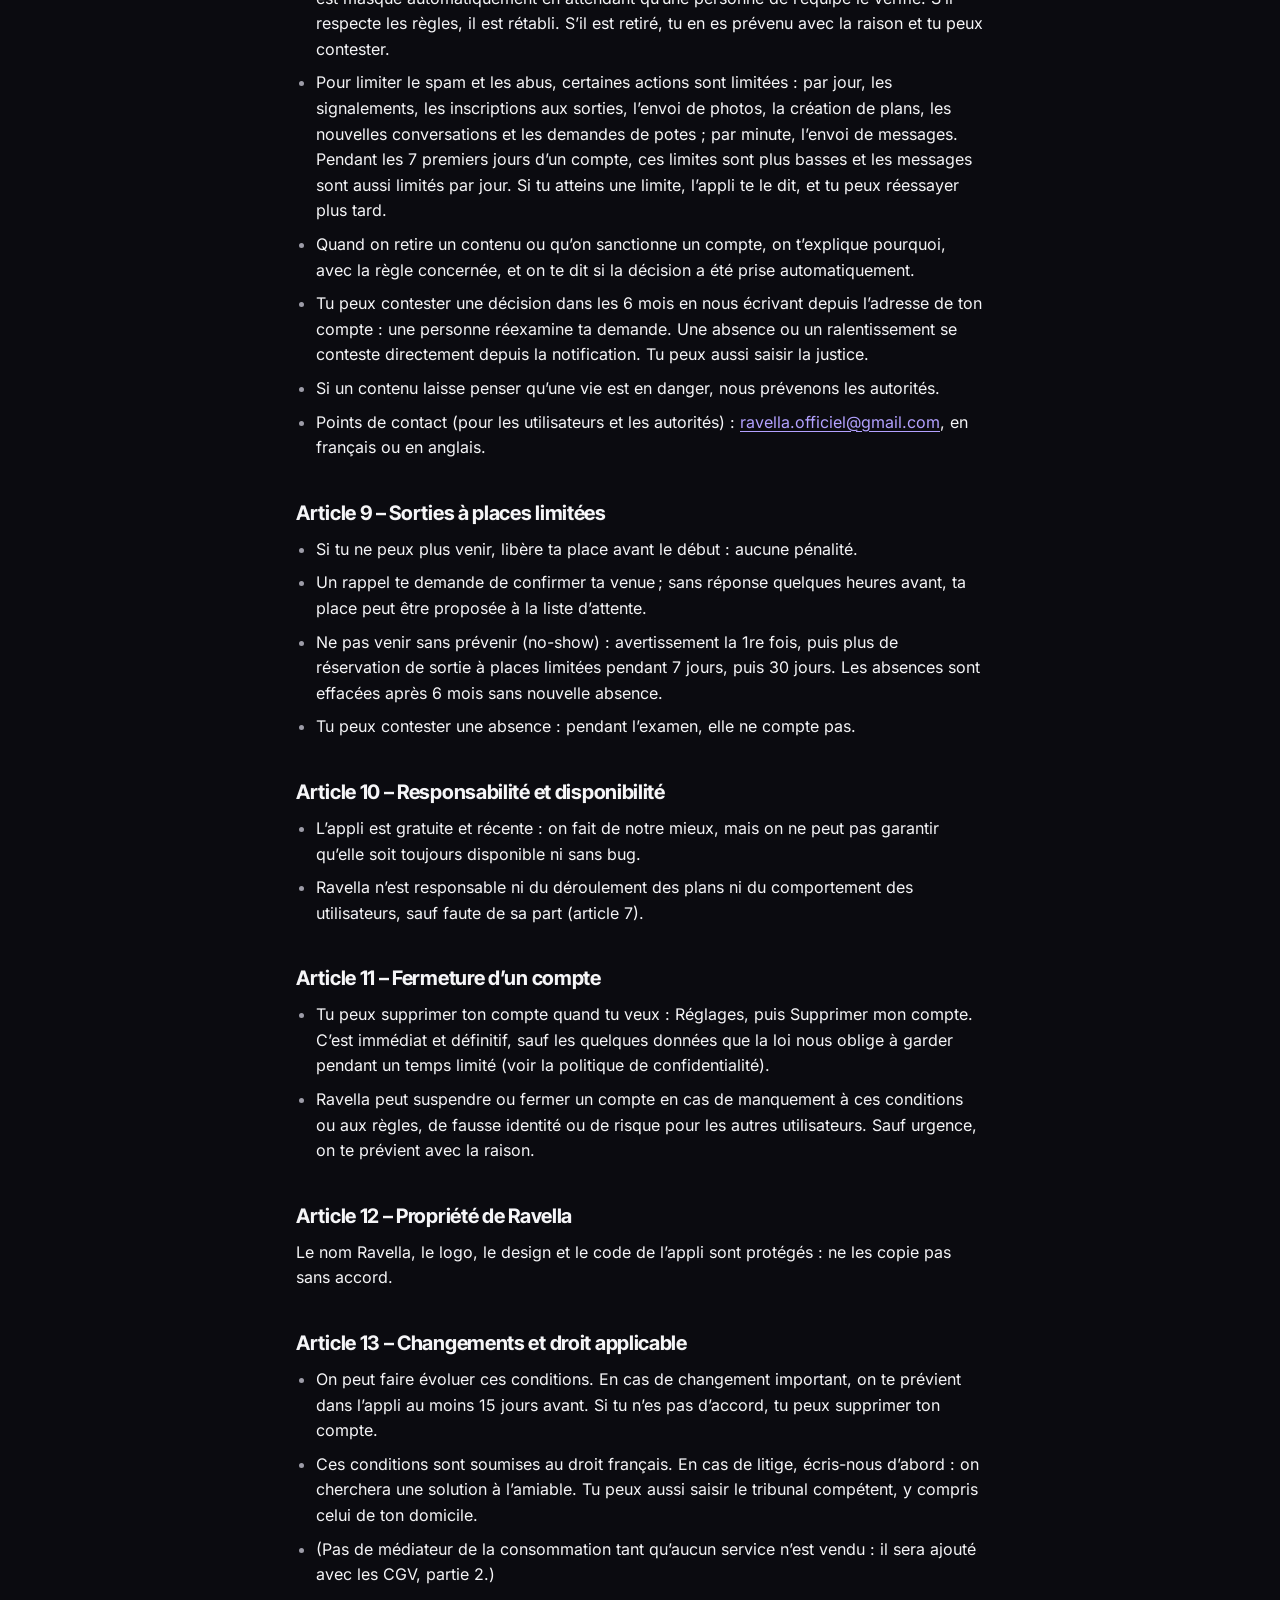
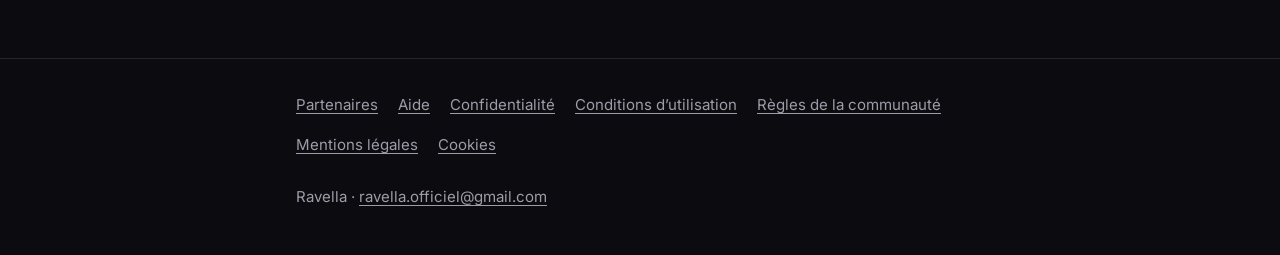
<file: conditions/index.html>
<!doctype html>
<html lang="fr">
  <head>
    <meta charset="utf-8" />
    <meta name="viewport" content="width=device-width, initial-scale=1" />
    <title>Conditions générales d’utilisation · Ravella</title>
    <meta name="description" content="Les conditions d’utilisation de l’appli Ravella." />
    <meta name="theme-color" content="#0B0B10" />
    <link rel="icon" href="../assets/favicon.svg" type="image/svg+xml" />
    <link rel="stylesheet" href="../assets/style.css" />
  </head>
  <body>
    <a class="skip" href="#contenu">Aller au contenu</a>
    <header class="top">
      <div class="wrap">
        <a class="brand" href="../index.html"><span class="logo" aria-hidden="true">R</span>Ravella</a>
        <nav aria-label="Principal"><a class="nav-link" href="../index.html#comment">Comment ça marche</a><a class="nav-link" href="../partenaires/index.html">Pour les lieux</a><a class="nav-link" href="../aide/index.html">Aide</a><a class="cta" href="../index.html#bientot">Bientôt<span class="cta-long"> sur l’App Store</span></a></nav>
      </div>
    </header>
    <main id="contenu">
      <article class="page wrap">
        <h1>Conditions générales d’utilisation</h1>
        <nav class="toc" aria-label="Sommaire">
          <p>Sommaire</p>
          <ol>
            <li><a href="#article-1-editeur-et-objet">Article 1 – Éditeur et objet</a></li>
            <li><a href="#article-2-inscription">Article 2 – Inscription</a></li>
            <li><a href="#article-3-verification-d-identite-pas-encore-utilisee">Article 3 – Vérification d’identité (pas encore utilisée)</a></li>
            <li><a href="#article-4-ce-que-l-appli-permet">Article 4 – Ce que l’appli permet</a></li>
            <li><a href="#article-5-classement-des-sorties">Article 5 – Classement des sorties</a></li>
            <li><a href="#article-6-ce-que-tu-publies">Article 6 – Ce que tu publies</a></li>
            <li><a href="#article-7-sortir-avec-des-personnes-que-tu-ne-connais-pas">Article 7 – Sortir avec des personnes que tu ne connais pas</a></li>
            <li><a href="#article-8-moderation-signalement-et-contestation">Article 8 – Modération, signalement et contestation</a></li>
            <li><a href="#article-9-sorties-a-places-limitees">Article 9 – Sorties à places limitées</a></li>
            <li><a href="#article-10-responsabilite-et-disponibilite">Article 10 – Responsabilité et disponibilité</a></li>
            <li><a href="#article-11-fermeture-d-un-compte">Article 11 – Fermeture d’un compte</a></li>
            <li><a href="#article-12-propriete-de-ravella">Article 12 – Propriété de Ravella</a></li>
            <li><a href="#article-13-changements-et-droit-applicable">Article 13 – Changements et droit applicable</a></li>
          </ol>
        </nav>
        <p>Version du 18 novembre 2026. Pour créer un compte, tu coches la case « J’accepte les conditions d’utilisation, la politique de confidentialité et les règles de la communauté ».</p>
        <h2 id="article-1-editeur-et-objet">Article 1 – Éditeur et objet</h2>
        <ul>
        <li>Ravella est une application gratuite éditée par Titouan Plessis, à titre personnel et non professionnel (voir les mentions légales). Contact : <a href="mailto:ravella.officiel@gmail.com">ravella.officiel@gmail.com</a>.</li>
        <li>Ravella permet de trouver des sorties, d’organiser des plans avec tes potes ou d’autres Ravellers, de discuter et de partager des Souvenirs.</li>
        <li>Ravella n’organise pas les sorties et n’y est pas présente : chaque plan est organisé par un utilisateur, sous sa responsabilité.</li>
        <li>Rien n’est payant et aucun paiement n’est encaissé par Ravella. Si des offres de lieux partenaires sont affichées, elles sont toujours signalées par la mention « Offre partenaire », et le lieu les vend et les applique lui-même.</li>
        </ul>
        <h2 id="article-2-inscription">Article 2 – Inscription</h2>
        <ul>
        <li>Tu dois avoir 18 ans ou plus. Si tu as moins de 18 ans, l’inscription est refusée. Si on découvre qu’un compte appartient à un mineur, il est fermé et ses données sont effacées.</li>
        <li>Inscription par e-mail et mot de passe, ou avec ton compte Apple ou Google.</li>
        <li>Un seul compte par personne, avec ton vrai prénom, une adresse e-mail à toi (confirmée par un code reçu par e-mail) et ta vraie date de naissance. Les adresses e-mail jetables ou temporaires ne sont pas acceptées.</li>
        <li>Tu es responsable de ton mot de passe et de ce qui est fait depuis ton compte.</li>
        </ul>
        <h2 id="article-3-verification-d-identite-pas-encore-utilisee">Article 3 – Vérification d’identité (pas encore utilisée)</h2>
        <p>Plus tard, certaines offres de partenaires réservées aux majeurs (par exemple avec de l’alcool) demanderont une vérification d’identité. Elle se fera sur la page de Didit, un prestataire spécialisé, et seulement pour ces offres : Ravella ne verra jamais les photos de ta pièce ni ton selfie. On gardera seulement le résultat, sa date et la date de naissance inscrite sur la pièce. Tu seras prévenu avant toute vérification.</p>
        <h2 id="article-4-ce-que-l-appli-permet">Article 4 – Ce que l’appli permet</h2>
        <p>Trouver et filtrer des sorties, créer et rejoindre des plans (certains à places limitées, avec une liste d’attente et un QR code pour noter les présences), ajouter des potes, former des bandes, faire des sondages, échanger des messages et partager des Souvenirs. L’appli est récente : des fonctions peuvent évoluer, être ajoutées ou disparaître.</p>
        <h2 id="article-5-classement-des-sorties">Article 5 – Classement des sorties</h2>
        <ul>
        <li>Les sorties sont classées selon la date, la distance, tes centres d’intérêt et les filtres que tu choisis.</li>
        <li>Aucune sortie n’est mise en avant contre paiement. Si cela change (par exemple avec un « Boost » ou une offre partenaire rémunérée), ce sera indiqué clairement sur la sortie.</li>
        <li>Les plans créés par des particuliers et les offres proposées par des professionnels sont distingués.</li>
        <li>Concrètement, l’accueil montre les sorties à venir, de la plus proche à la plus lointaine dans le temps, rangées en lignes (par exemple « À la une », choisie par l’équipe sans aucun paiement, « Dernière minute », « Pour toi » selon tes centres d’intérêt, « Gratuit », « Ce week-end », « Près de toi » si tu partages ta position, puis par catégorie) ; dans la recherche, tu peux trier par date, prix, distance ou nombre de potes qui y vont.</li>
        </ul>
        <h2 id="article-6-ce-que-tu-publies">Article 6 – Ce que tu publies</h2>
        <ul>
        <li>Tu restes propriétaire de ce que tu publies (plans, messages, photos).</li>
        <li>Tu nous autorises gratuitement, pendant toute la durée de publication, à héberger, afficher et adapter techniquement ce que tu publies (par exemple redimensionner une photo) pour faire marcher l’appli, auprès des personnes qui ont le droit de le voir selon tes réglages, et à le faire analyser par notre filtre automatique dans les cas prévus à l’article 8. On n’utilise jamais tes contenus pour une publicité ou sur nos réseaux sociaux sans ton accord.</li>
        <li>Tu publies seulement ce que tu as le droit de publier. Tu garantis avoir l’accord des personnes reconnaissables sur tes photos. Si quelqu’un t’identifie sur une photo, tu peux retirer l’identification ou demander le retrait de la photo.</li>
        <li>Ravella peut retirer tout contenu contraire à la loi, à ces conditions ou aux règles de la communauté.</li>
        </ul>
        <h2 id="article-7-sortir-avec-des-personnes-que-tu-ne-connais-pas">Article 7 – Sortir avec des personnes que tu ne connais pas</h2>
        <p>Ravella met des gens en relation : les sorties se passent entre utilisateurs, et chacun est responsable de son comportement. Ravella reste responsable de ses propres manquements, par exemple si elle ne traite pas un signalement grave. Retrouve-toi dans un lieu public, préviens un proche et pars quand tu veux. En cas de danger, appelle le 17 ou le 112.</p>
        <h2 id="article-8-moderation-signalement-et-contestation">Article 8 – Modération, signalement et contestation</h2>
        <ul>
        <li>Tout le monde, même sans compte, peut nous signaler un contenu illégal en écrivant à <a href="mailto:ravella.officiel@gmail.com">ravella.officiel@gmail.com</a>. Indique où il se trouve, pourquoi il te semble illégal, et ton nom et ton e-mail (sauf pour les contenus pédocriminels, où tu peux rester anonyme).</li>
        <li>Un filtre automatique (outil d’intelligence artificielle d’OpenAI) analyse les plans, les photos de Souvenirs et les profils avant publication pour bloquer les contenus graves. Tes messages privés, y compris les discussions de sortie, ne sont pas analysés. Si quelqu’un signale un message, le filtre analyse ce seul message, et une personne de l’équipe le lit avec les quelques messages autour (5 avant, 2 après, en texte seulement). Si une conversation entière est signalée, l’équipe voit ses 20 derniers messages. Un message signalé pour un contenu impliquant un mineur est masqué tout de suite. Si tu es signalé pour harcèlement, tes envois peuvent être ralentis pendant 24 h : on te dit pourquoi et tu peux contester. Pour repérer le harcèlement, on regarde aussi le rythme des messages (nombre, absence de réponse), sans lire leur contenu.</li>
        <li>Le langage familier et les blagues entre potes ne sont pas censurés.</li>
        <li>Un contenu signalé par au moins 3 personnes différentes, inscrites depuis plus de 24 h, est masqué automatiquement en attendant qu’une personne de l’équipe le vérifie. S’il respecte les règles, il est rétabli. S’il est retiré, tu en es prévenu avec la raison et tu peux contester.</li>
        <li>Pour limiter le spam et les abus, certaines actions sont limitées : par jour, les signalements, les inscriptions aux sorties, l’envoi de photos, la création de plans, les nouvelles conversations et les demandes de potes ; par minute, l’envoi de messages. Pendant les 7 premiers jours d’un compte, ces limites sont plus basses et les messages sont aussi limités par jour. Si tu atteins une limite, l’appli te le dit, et tu peux réessayer plus tard.</li>
        <li>Quand on retire un contenu ou qu’on sanctionne un compte, on t’explique pourquoi, avec la règle concernée, et on te dit si la décision a été prise automatiquement.</li>
        <li>Tu peux contester une décision dans les 6 mois en nous écrivant depuis l’adresse de ton compte : une personne réexamine ta demande. Une absence ou un ralentissement se conteste directement depuis la notification. Tu peux aussi saisir la justice.</li>
        <li>Si un contenu laisse penser qu’une vie est en danger, nous prévenons les autorités.</li>
        <li>Points de contact (pour les utilisateurs et les autorités) : <a href="mailto:ravella.officiel@gmail.com">ravella.officiel@gmail.com</a>, en français ou en anglais.</li>
        </ul>
        <h2 id="article-9-sorties-a-places-limitees">Article 9 – Sorties à places limitées</h2>
        <ul>
        <li>Si tu ne peux plus venir, libère ta place avant le début : aucune pénalité.</li>
        <li>Un rappel te demande de confirmer ta venue ; sans réponse quelques heures avant, ta place peut être proposée à la liste d’attente.</li>
        <li>Ne pas venir sans prévenir (no-show) : avertissement la 1re fois, puis plus de réservation de sortie à places limitées pendant 7 jours, puis 30 jours. Les absences sont effacées après 6 mois sans nouvelle absence.</li>
        <li>Tu peux contester une absence : pendant l’examen, elle ne compte pas.</li>
        </ul>
        <h2 id="article-10-responsabilite-et-disponibilite">Article 10 – Responsabilité et disponibilité</h2>
        <ul>
        <li>L’appli est gratuite et récente : on fait de notre mieux, mais on ne peut pas garantir qu’elle soit toujours disponible ni sans bug.</li>
        <li>Ravella n’est responsable ni du déroulement des plans ni du comportement des utilisateurs, sauf faute de sa part (article 7).</li>
        </ul>
        <h2 id="article-11-fermeture-d-un-compte">Article 11 – Fermeture d’un compte</h2>
        <ul>
        <li>Tu peux supprimer ton compte quand tu veux : Réglages, puis Supprimer mon compte. C’est immédiat et définitif, sauf les quelques données que la loi nous oblige à garder pendant un temps limité (voir la politique de confidentialité).</li>
        <li>Ravella peut suspendre ou fermer un compte en cas de manquement à ces conditions ou aux règles, de fausse identité ou de risque pour les autres utilisateurs. Sauf urgence, on te prévient avec la raison.</li>
        </ul>
        <h2 id="article-12-propriete-de-ravella">Article 12 – Propriété de Ravella</h2>
        <p>Le nom Ravella, le logo, le design et le code de l’appli sont protégés : ne les copie pas sans accord.</p>
        <h2 id="article-13-changements-et-droit-applicable">Article 13 – Changements et droit applicable</h2>
        <ul>
        <li>On peut faire évoluer ces conditions. En cas de changement important, on te prévient dans l’appli au moins 15 jours avant. Si tu n’es pas d’accord, tu peux supprimer ton compte.</li>
        <li>Ces conditions sont soumises au droit français. En cas de litige, écris-nous d’abord : on cherchera une solution à l’amiable. Tu peux aussi saisir le tribunal compétent, y compris celui de ton domicile.</li>
        <li>(Pas de médiateur de la consommation tant qu’aucun service n’est vendu : il sera ajouté avec les CGV, partie 2.)</li>
        </ul>
      </article>
    </main>
    <footer class="foot">
      <div class="wrap">
        <nav aria-label="Pages du site">
          <ul>
          <li><a href="../partenaires/index.html">Partenaires</a></li>
          <li><a href="../aide/index.html">Aide</a></li>
          <li><a href="../confidentialite/index.html">Confidentialité</a></li>
          <li><a href="../conditions/index.html" aria-current="page">Conditions d’utilisation</a></li>
          <li><a href="../regles/index.html">Règles de la communauté</a></li>
          <li><a href="../mentions-legales/index.html">Mentions légales</a></li>
          <li><a href="../cookies/index.html">Cookies</a></li>
          </ul>
        </nav>
        <p>Ravella · <a href="mailto:ravella.officiel@gmail.com">ravella.officiel@gmail.com</a></p>
      </div>
    </footer>
  </body>
</html>
</file>
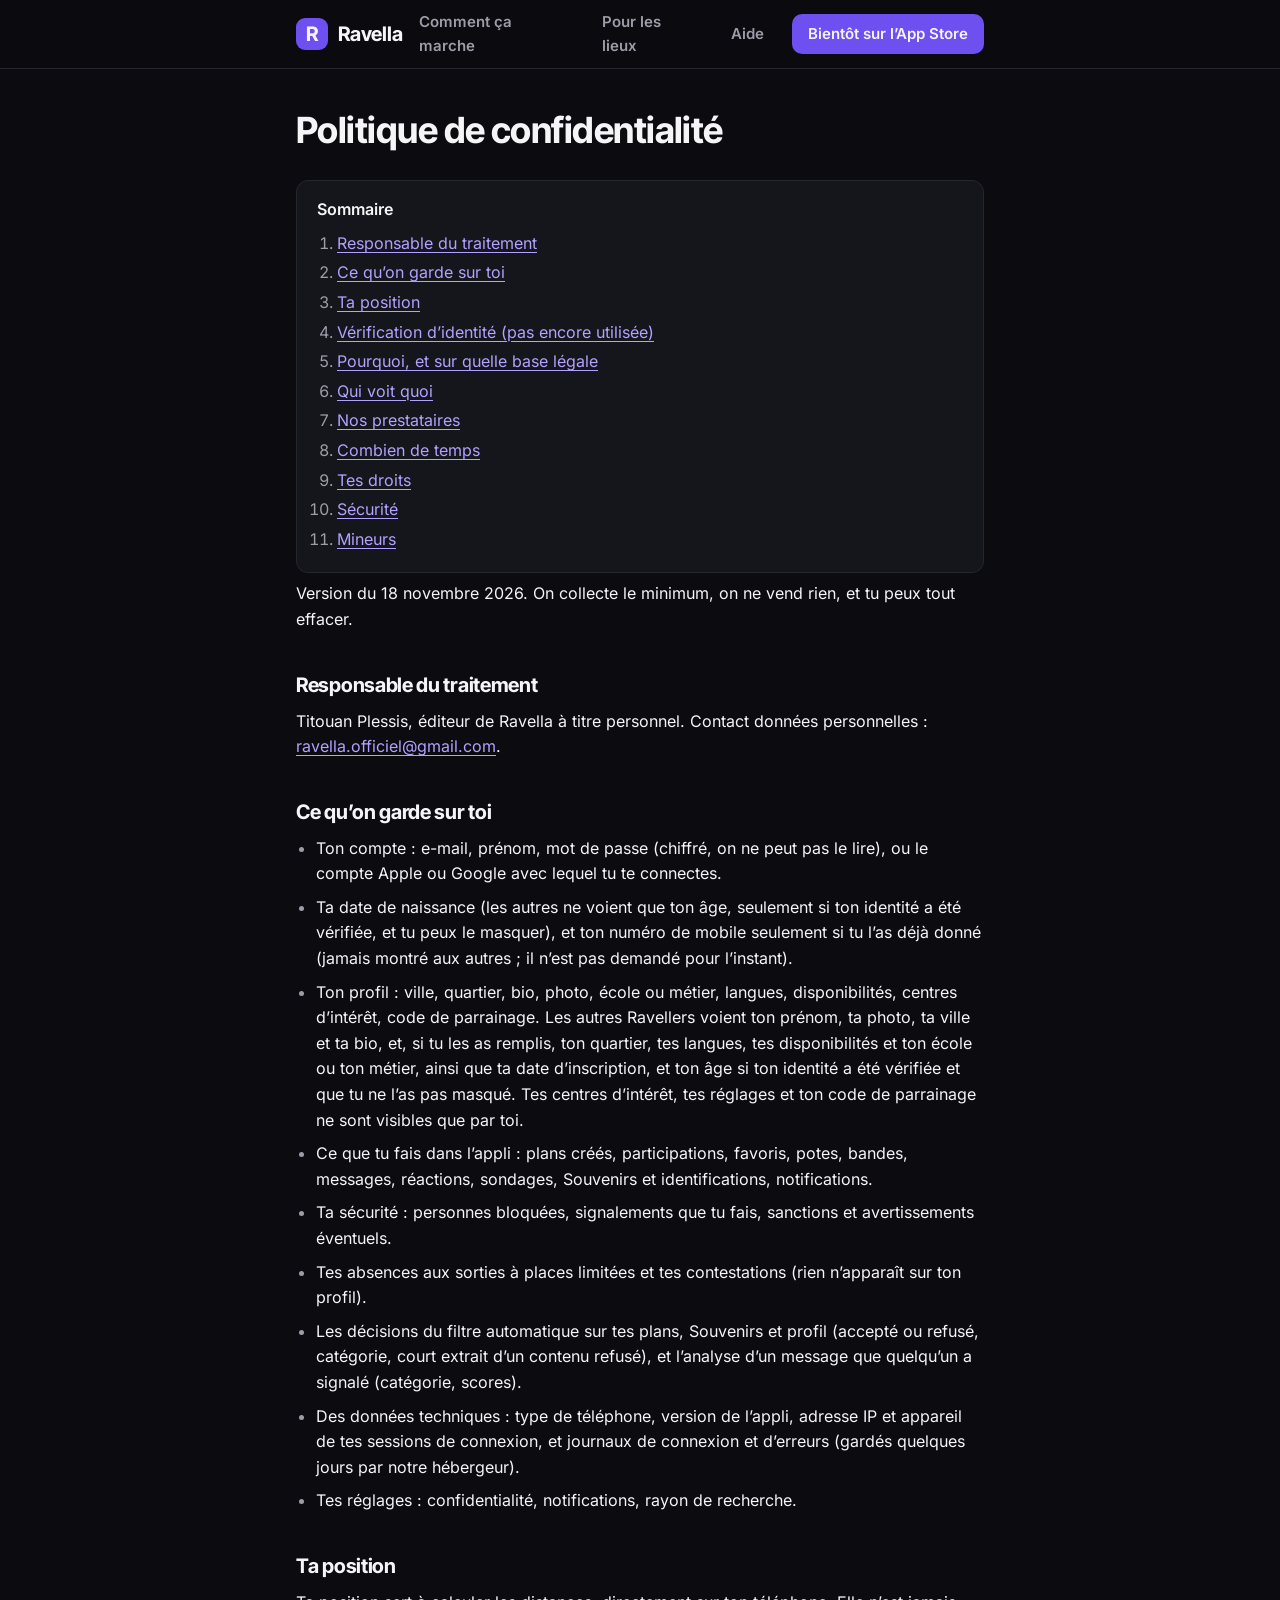
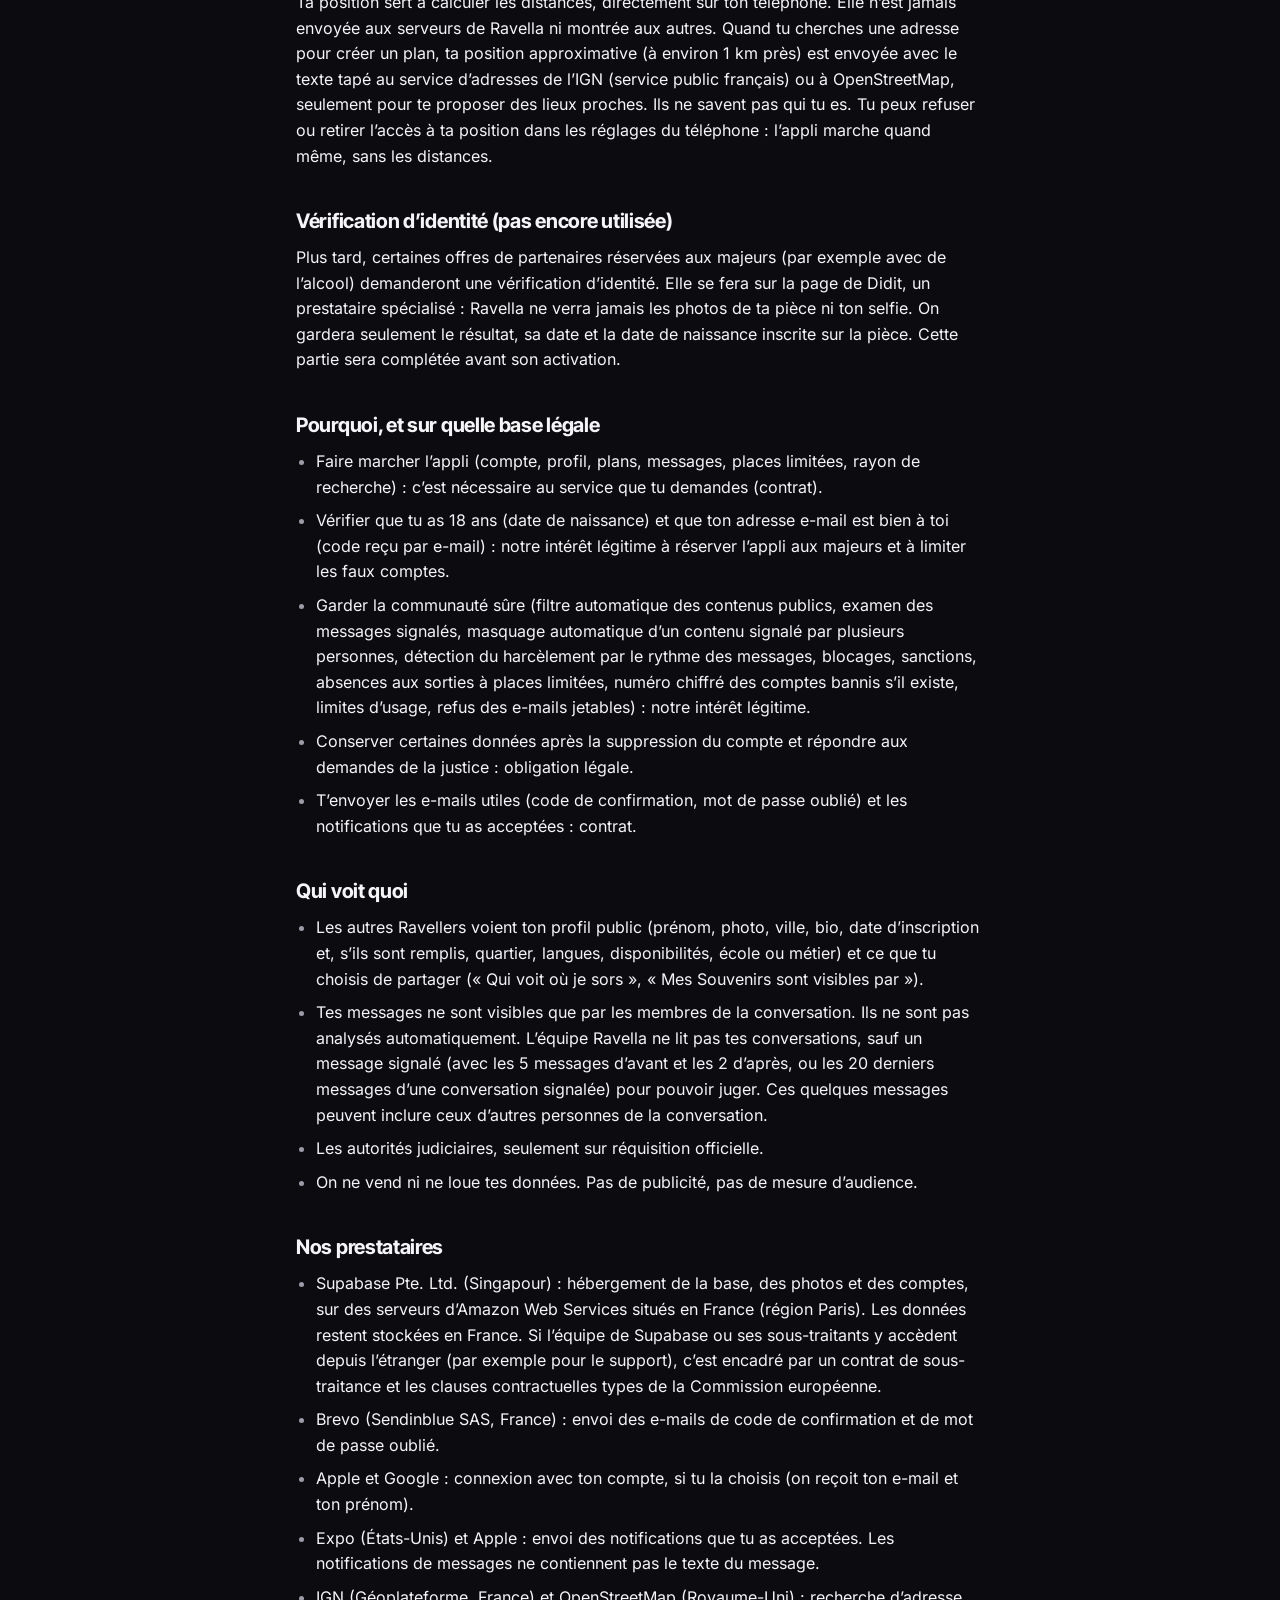
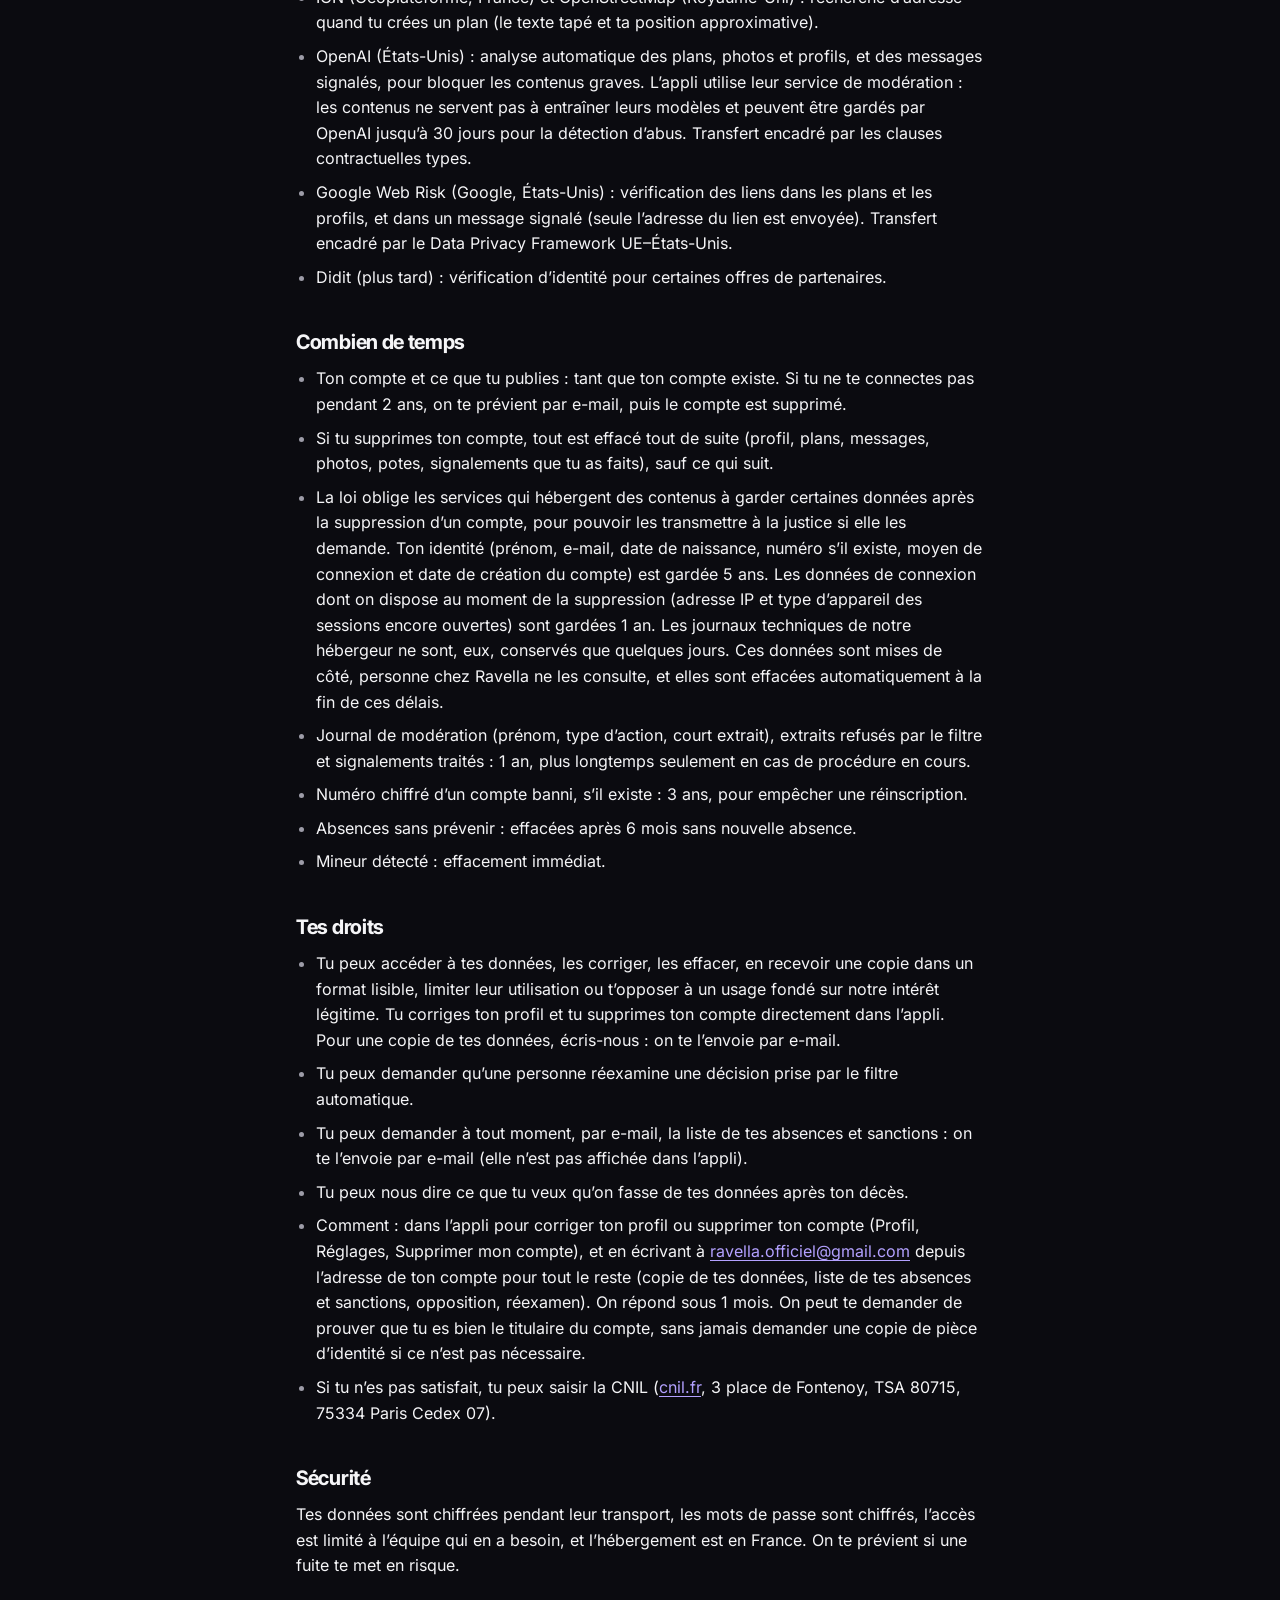
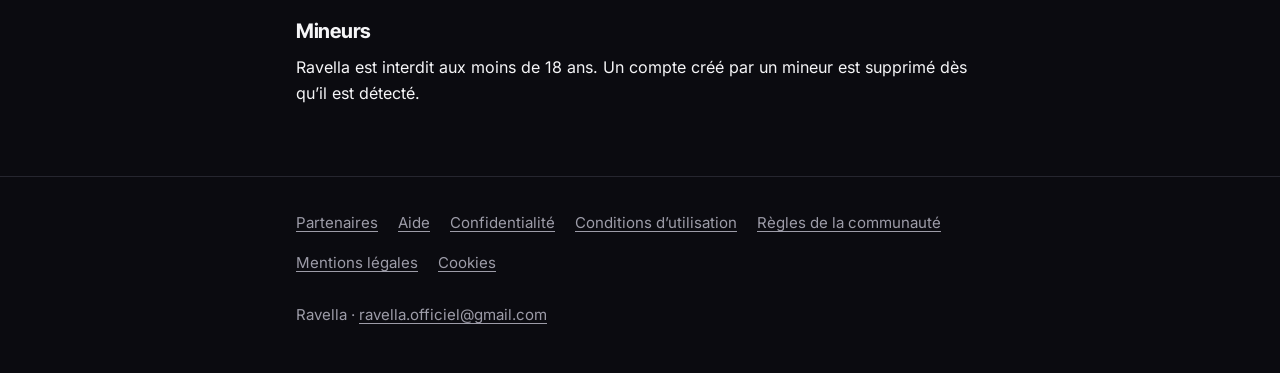
<file: confidentialite/index.html>
<!doctype html>
<html lang="fr">
  <head>
    <meta charset="utf-8" />
    <meta name="viewport" content="width=device-width, initial-scale=1" />
    <title>Politique de confidentialité · Ravella</title>
    <meta name="description" content="Ce que Ravella garde sur toi, pourquoi, combien de temps, et tes droits." />
    <meta name="theme-color" content="#0B0B10" />
    <link rel="icon" href="../assets/favicon.svg" type="image/svg+xml" />
    <link rel="stylesheet" href="../assets/style.css" />
  </head>
  <body>
    <a class="skip" href="#contenu">Aller au contenu</a>
    <header class="top">
      <div class="wrap">
        <a class="brand" href="../index.html"><span class="logo" aria-hidden="true">R</span>Ravella</a>
        <nav aria-label="Principal"><a class="nav-link" href="../index.html#comment">Comment ça marche</a><a class="nav-link" href="../partenaires/index.html">Pour les lieux</a><a class="nav-link" href="../aide/index.html">Aide</a><a class="cta" href="../index.html#bientot">Bientôt<span class="cta-long"> sur l’App Store</span></a></nav>
      </div>
    </header>
    <main id="contenu">
      <article class="page wrap">
        <h1>Politique de confidentialité</h1>
        <nav class="toc" aria-label="Sommaire">
          <p>Sommaire</p>
          <ol>
            <li><a href="#responsable-du-traitement">Responsable du traitement</a></li>
            <li><a href="#ce-qu-on-garde-sur-toi">Ce qu’on garde sur toi</a></li>
            <li><a href="#ta-position">Ta position</a></li>
            <li><a href="#verification-d-identite-pas-encore-utilisee">Vérification d’identité (pas encore utilisée)</a></li>
            <li><a href="#pourquoi-et-sur-quelle-base-legale">Pourquoi, et sur quelle base légale</a></li>
            <li><a href="#qui-voit-quoi">Qui voit quoi</a></li>
            <li><a href="#nos-prestataires">Nos prestataires</a></li>
            <li><a href="#combien-de-temps">Combien de temps</a></li>
            <li><a href="#tes-droits">Tes droits</a></li>
            <li><a href="#securite">Sécurité</a></li>
            <li><a href="#mineurs">Mineurs</a></li>
          </ol>
        </nav>
        <p>Version du 18 novembre 2026. On collecte le minimum, on ne vend rien, et tu peux tout effacer.</p>
        <h2 id="responsable-du-traitement">Responsable du traitement</h2>
        <p>Titouan Plessis, éditeur de Ravella à titre personnel. Contact données personnelles : <a href="mailto:ravella.officiel@gmail.com">ravella.officiel@gmail.com</a>.</p>
        <h2 id="ce-qu-on-garde-sur-toi">Ce qu’on garde sur toi</h2>
        <ul>
        <li>Ton compte : e-mail, prénom, mot de passe (chiffré, on ne peut pas le lire), ou le compte Apple ou Google avec lequel tu te connectes.</li>
        <li>Ta date de naissance (les autres ne voient que ton âge, seulement si ton identité a été vérifiée, et tu peux le masquer), et ton numéro de mobile seulement si tu l’as déjà donné (jamais montré aux autres ; il n’est pas demandé pour l’instant).</li>
        <li>Ton profil : ville, quartier, bio, photo, école ou métier, langues, disponibilités, centres d’intérêt, code de parrainage. Les autres Ravellers voient ton prénom, ta photo, ta ville et ta bio, et, si tu les as remplis, ton quartier, tes langues, tes disponibilités et ton école ou ton métier, ainsi que ta date d’inscription, et ton âge si ton identité a été vérifiée et que tu ne l’as pas masqué. Tes centres d’intérêt, tes réglages et ton code de parrainage ne sont visibles que par toi.</li>
        <li>Ce que tu fais dans l’appli : plans créés, participations, favoris, potes, bandes, messages, réactions, sondages, Souvenirs et identifications, notifications.</li>
        <li>Ta sécurité : personnes bloquées, signalements que tu fais, sanctions et avertissements éventuels.</li>
        <li>Tes absences aux sorties à places limitées et tes contestations (rien n’apparaît sur ton profil).</li>
        <li>Les décisions du filtre automatique sur tes plans, Souvenirs et profil (accepté ou refusé, catégorie, court extrait d’un contenu refusé), et l’analyse d’un message que quelqu’un a signalé (catégorie, scores).</li>
        <li>Des données techniques : type de téléphone, version de l’appli, adresse IP et appareil de tes sessions de connexion, et journaux de connexion et d’erreurs (gardés quelques jours par notre hébergeur).</li>
        <li>Tes réglages : confidentialité, notifications, rayon de recherche.</li>
        </ul>
        <h2 id="ta-position">Ta position</h2>
        <p>Ta position sert à calculer les distances, directement sur ton téléphone. Elle n’est jamais envoyée aux serveurs de Ravella ni montrée aux autres. Quand tu cherches une adresse pour créer un plan, ta position approximative (à environ 1 km près) est envoyée avec le texte tapé au service d’adresses de l’IGN (service public français) ou à OpenStreetMap, seulement pour te proposer des lieux proches. Ils ne savent pas qui tu es. Tu peux refuser ou retirer l’accès à ta position dans les réglages du téléphone : l’appli marche quand même, sans les distances.</p>
        <h2 id="verification-d-identite-pas-encore-utilisee">Vérification d’identité (pas encore utilisée)</h2>
        <p>Plus tard, certaines offres de partenaires réservées aux majeurs (par exemple avec de l’alcool) demanderont une vérification d’identité. Elle se fera sur la page de Didit, un prestataire spécialisé : Ravella ne verra jamais les photos de ta pièce ni ton selfie. On gardera seulement le résultat, sa date et la date de naissance inscrite sur la pièce. Cette partie sera complétée avant son activation.</p>
        <h2 id="pourquoi-et-sur-quelle-base-legale">Pourquoi, et sur quelle base légale</h2>
        <ul>
        <li>Faire marcher l’appli (compte, profil, plans, messages, places limitées, rayon de recherche) : c’est nécessaire au service que tu demandes (contrat).</li>
        <li>Vérifier que tu as 18 ans (date de naissance) et que ton adresse e-mail est bien à toi (code reçu par e-mail) : notre intérêt légitime à réserver l’appli aux majeurs et à limiter les faux comptes.</li>
        <li>Garder la communauté sûre (filtre automatique des contenus publics, examen des messages signalés, masquage automatique d’un contenu signalé par plusieurs personnes, détection du harcèlement par le rythme des messages, blocages, sanctions, absences aux sorties à places limitées, numéro chiffré des comptes bannis s’il existe, limites d’usage, refus des e-mails jetables) : notre intérêt légitime.</li>
        <li>Conserver certaines données après la suppression du compte et répondre aux demandes de la justice : obligation légale.</li>
        <li>T’envoyer les e-mails utiles (code de confirmation, mot de passe oublié) et les notifications que tu as acceptées : contrat.</li>
        </ul>
        <h2 id="qui-voit-quoi">Qui voit quoi</h2>
        <ul>
        <li>Les autres Ravellers voient ton profil public (prénom, photo, ville, bio, date d’inscription et, s’ils sont remplis, quartier, langues, disponibilités, école ou métier) et ce que tu choisis de partager (« Qui voit où je sors », « Mes Souvenirs sont visibles par »).</li>
        <li>Tes messages ne sont visibles que par les membres de la conversation. Ils ne sont pas analysés automatiquement. L’équipe Ravella ne lit pas tes conversations, sauf un message signalé (avec les 5 messages d’avant et les 2 d’après, ou les 20 derniers messages d’une conversation signalée) pour pouvoir juger. Ces quelques messages peuvent inclure ceux d’autres personnes de la conversation.</li>
        <li>Les autorités judiciaires, seulement sur réquisition officielle.</li>
        <li>On ne vend ni ne loue tes données. Pas de publicité, pas de mesure d’audience.</li>
        </ul>
        <h2 id="nos-prestataires">Nos prestataires</h2>
        <ul>
        <li>Supabase Pte. Ltd. (Singapour) : hébergement de la base, des photos et des comptes, sur des serveurs d’Amazon Web Services situés en France (région Paris). Les données restent stockées en France. Si l’équipe de Supabase ou ses sous-traitants y accèdent depuis l’étranger (par exemple pour le support), c’est encadré par un contrat de sous-traitance et les clauses contractuelles types de la Commission européenne.</li>
        <li>Brevo (Sendinblue SAS, France) : envoi des e-mails de code de confirmation et de mot de passe oublié.</li>
        <li>Apple et Google : connexion avec ton compte, si tu la choisis (on reçoit ton e-mail et ton prénom).</li>
        <li>Expo (États-Unis) et Apple : envoi des notifications que tu as acceptées. Les notifications de messages ne contiennent pas le texte du message.</li>
        <li>IGN (Géoplateforme, France) et OpenStreetMap (Royaume-Uni) : recherche d’adresse quand tu crées un plan (le texte tapé et ta position approximative).</li>
        <li>OpenAI (États-Unis) : analyse automatique des plans, photos et profils, et des messages signalés, pour bloquer les contenus graves. L’appli utilise leur service de modération : les contenus ne servent pas à entraîner leurs modèles et peuvent être gardés par OpenAI jusqu’à 30 jours pour la détection d’abus. Transfert encadré par les clauses contractuelles types.</li>
        <li>Google Web Risk (Google, États-Unis) : vérification des liens dans les plans et les profils, et dans un message signalé (seule l’adresse du lien est envoyée). Transfert encadré par le Data Privacy Framework UE–États-Unis.</li>
        <li>Didit (plus tard) : vérification d’identité pour certaines offres de partenaires.</li>
        </ul>
        <h2 id="combien-de-temps">Combien de temps</h2>
        <ul>
        <li>Ton compte et ce que tu publies : tant que ton compte existe. Si tu ne te connectes pas pendant 2 ans, on te prévient par e-mail, puis le compte est supprimé.</li>
        <li>Si tu supprimes ton compte, tout est effacé tout de suite (profil, plans, messages, photos, potes, signalements que tu as faits), sauf ce qui suit.</li>
        <li>La loi oblige les services qui hébergent des contenus à garder certaines données après la suppression d’un compte, pour pouvoir les transmettre à la justice si elle les demande. Ton identité (prénom, e-mail, date de naissance, numéro s’il existe, moyen de connexion et date de création du compte) est gardée 5 ans. Les données de connexion dont on dispose au moment de la suppression (adresse IP et type d’appareil des sessions encore ouvertes) sont gardées 1 an. Les journaux techniques de notre hébergeur ne sont, eux, conservés que quelques jours. Ces données sont mises de côté, personne chez Ravella ne les consulte, et elles sont effacées automatiquement à la fin de ces délais.</li>
        <li>Journal de modération (prénom, type d’action, court extrait), extraits refusés par le filtre et signalements traités : 1 an, plus longtemps seulement en cas de procédure en cours.</li>
        <li>Numéro chiffré d’un compte banni, s’il existe : 3 ans, pour empêcher une réinscription.</li>
        <li>Absences sans prévenir : effacées après 6 mois sans nouvelle absence.</li>
        <li>Mineur détecté : effacement immédiat.</li>
        </ul>
        <h2 id="tes-droits">Tes droits</h2>
        <ul>
        <li>Tu peux accéder à tes données, les corriger, les effacer, en recevoir une copie dans un format lisible, limiter leur utilisation ou t’opposer à un usage fondé sur notre intérêt légitime. Tu corriges ton profil et tu supprimes ton compte directement dans l’appli. Pour une copie de tes données, écris-nous : on te l’envoie par e-mail.</li>
        <li>Tu peux demander qu’une personne réexamine une décision prise par le filtre automatique.</li>
        <li>Tu peux demander à tout moment, par e-mail, la liste de tes absences et sanctions : on te l’envoie par e-mail (elle n’est pas affichée dans l’appli).</li>
        <li>Tu peux nous dire ce que tu veux qu’on fasse de tes données après ton décès.</li>
        <li>Comment : dans l’appli pour corriger ton profil ou supprimer ton compte (Profil, Réglages, Supprimer mon compte), et en écrivant à <a href="mailto:ravella.officiel@gmail.com">ravella.officiel@gmail.com</a> depuis l’adresse de ton compte pour tout le reste (copie de tes données, liste de tes absences et sanctions, opposition, réexamen). On répond sous 1 mois. On peut te demander de prouver que tu es bien le titulaire du compte, sans jamais demander une copie de pièce d’identité si ce n’est pas nécessaire.</li>
        <li>Si tu n’es pas satisfait, tu peux saisir la CNIL (<a href="https://www.cnil.fr">cnil.fr</a>, 3 place de Fontenoy, TSA 80715, 75334 Paris Cedex 07).</li>
        </ul>
        <h2 id="securite">Sécurité</h2>
        <p>Tes données sont chiffrées pendant leur transport, les mots de passe sont chiffrés, l’accès est limité à l’équipe qui en a besoin, et l’hébergement est en France. On te prévient si une fuite te met en risque.</p>
        <h2 id="mineurs">Mineurs</h2>
        <p>Ravella est interdit aux moins de 18 ans. Un compte créé par un mineur est supprimé dès qu’il est détecté.</p>
      </article>
    </main>
    <footer class="foot">
      <div class="wrap">
        <nav aria-label="Pages du site">
          <ul>
          <li><a href="../partenaires/index.html">Partenaires</a></li>
          <li><a href="../aide/index.html">Aide</a></li>
          <li><a href="../confidentialite/index.html" aria-current="page">Confidentialité</a></li>
          <li><a href="../conditions/index.html">Conditions d’utilisation</a></li>
          <li><a href="../regles/index.html">Règles de la communauté</a></li>
          <li><a href="../mentions-legales/index.html">Mentions légales</a></li>
          <li><a href="../cookies/index.html">Cookies</a></li>
          </ul>
        </nav>
        <p>Ravella · <a href="mailto:ravella.officiel@gmail.com">ravella.officiel@gmail.com</a></p>
      </div>
    </footer>
  </body>
</html>
</file>
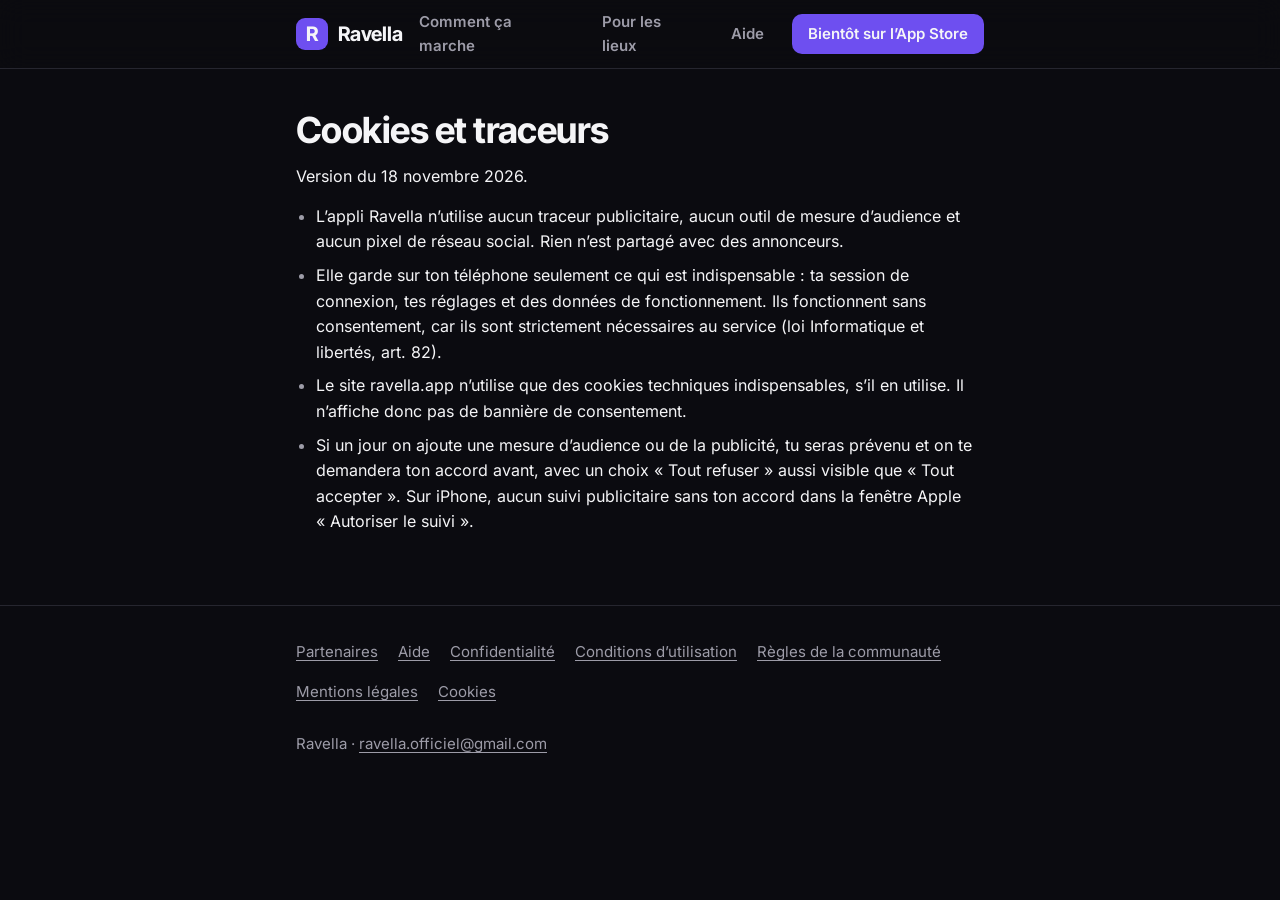
<file: cookies/index.html>
<!doctype html>
<html lang="fr">
  <head>
    <meta charset="utf-8" />
    <meta name="viewport" content="width=device-width, initial-scale=1" />
    <title>Cookies et traceurs · Ravella</title>
    <meta name="description" content="Ravella n’utilise ni traceur publicitaire ni mesure d’audience." />
    <meta name="theme-color" content="#0B0B10" />
    <link rel="icon" href="../assets/favicon.svg" type="image/svg+xml" />
    <link rel="stylesheet" href="../assets/style.css" />
  </head>
  <body>
    <a class="skip" href="#contenu">Aller au contenu</a>
    <header class="top">
      <div class="wrap">
        <a class="brand" href="../index.html"><span class="logo" aria-hidden="true">R</span>Ravella</a>
        <nav aria-label="Principal"><a class="nav-link" href="../index.html#comment">Comment ça marche</a><a class="nav-link" href="../partenaires/index.html">Pour les lieux</a><a class="nav-link" href="../aide/index.html">Aide</a><a class="cta" href="../index.html#bientot">Bientôt<span class="cta-long"> sur l’App Store</span></a></nav>
      </div>
    </header>
    <main id="contenu">
      <article class="page wrap">
        <h1>Cookies et traceurs</h1>
        <p>Version du 18 novembre 2026.</p>
        <ul>
        <li>L’appli Ravella n’utilise aucun traceur publicitaire, aucun outil de mesure d’audience et aucun pixel de réseau social. Rien n’est partagé avec des annonceurs.</li>
        <li>Elle garde sur ton téléphone seulement ce qui est indispensable : ta session de connexion, tes réglages et des données de fonctionnement. Ils fonctionnent sans consentement, car ils sont strictement nécessaires au service (loi Informatique et libertés, art. 82).</li>
        <li>Le site ravella.app n’utilise que des cookies techniques indispensables, s’il en utilise. Il n’affiche donc pas de bannière de consentement.</li>
        <li>Si un jour on ajoute une mesure d’audience ou de la publicité, tu seras prévenu et on te demandera ton accord avant, avec un choix « Tout refuser » aussi visible que « Tout accepter ». Sur iPhone, aucun suivi publicitaire sans ton accord dans la fenêtre Apple « Autoriser le suivi ».</li>
        </ul>
      </article>
    </main>
    <footer class="foot">
      <div class="wrap">
        <nav aria-label="Pages du site">
          <ul>
          <li><a href="../partenaires/index.html">Partenaires</a></li>
          <li><a href="../aide/index.html">Aide</a></li>
          <li><a href="../confidentialite/index.html">Confidentialité</a></li>
          <li><a href="../conditions/index.html">Conditions d’utilisation</a></li>
          <li><a href="../regles/index.html">Règles de la communauté</a></li>
          <li><a href="../mentions-legales/index.html">Mentions légales</a></li>
          <li><a href="../cookies/index.html" aria-current="page">Cookies</a></li>
          </ul>
        </nav>
        <p>Ravella · <a href="mailto:ravella.officiel@gmail.com">ravella.officiel@gmail.com</a></p>
      </div>
    </footer>
  </body>
</html>
</file>
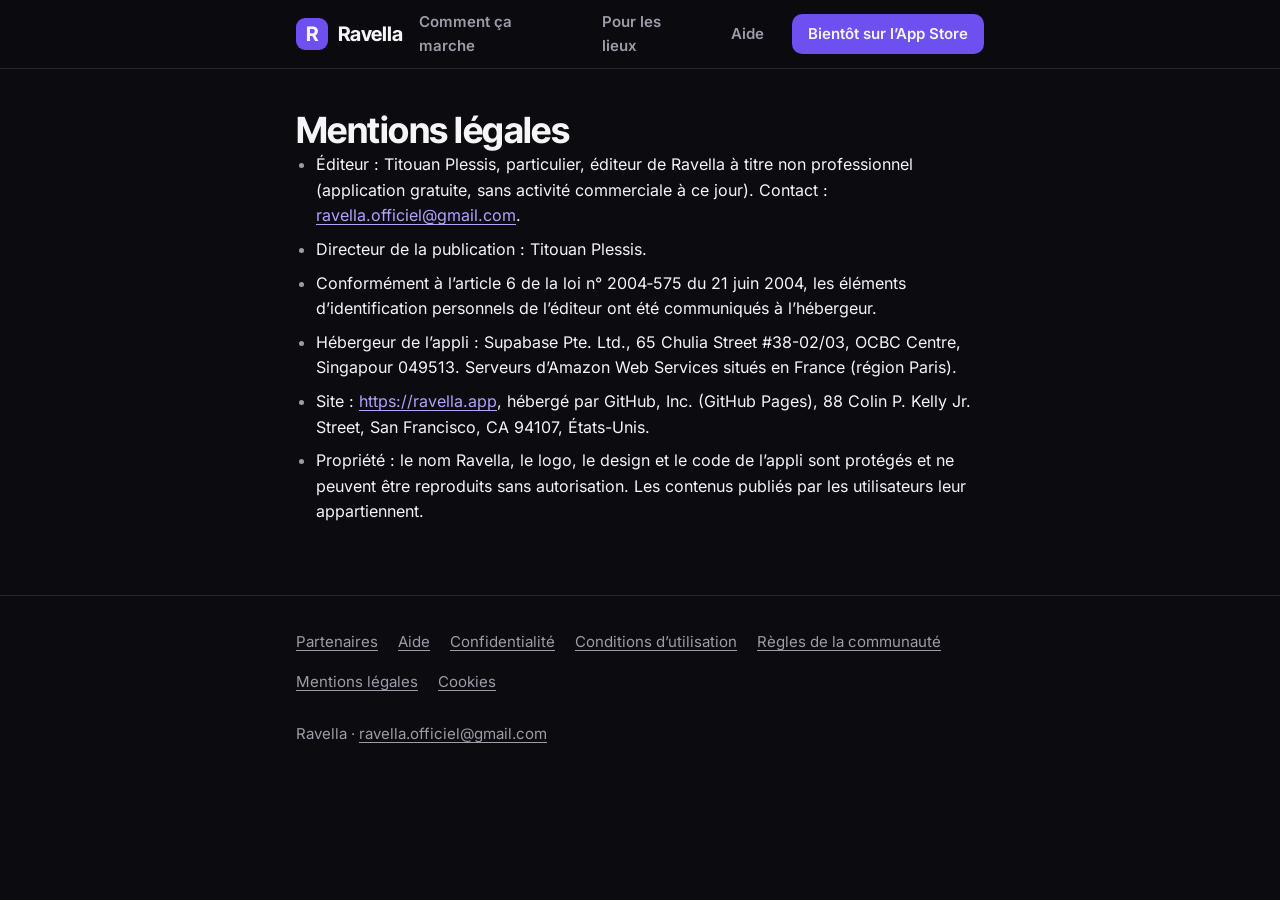
<file: mentions-legales/index.html>
<!doctype html>
<html lang="fr">
  <head>
    <meta charset="utf-8" />
    <meta name="viewport" content="width=device-width, initial-scale=1" />
    <title>Mentions légales · Ravella</title>
    <meta name="description" content="Éditeur et hébergeur de Ravella." />
    <meta name="theme-color" content="#0B0B10" />
    <link rel="icon" href="../assets/favicon.svg" type="image/svg+xml" />
    <link rel="stylesheet" href="../assets/style.css" />
  </head>
  <body>
    <a class="skip" href="#contenu">Aller au contenu</a>
    <header class="top">
      <div class="wrap">
        <a class="brand" href="../index.html"><span class="logo" aria-hidden="true">R</span>Ravella</a>
        <nav aria-label="Principal"><a class="nav-link" href="../index.html#comment">Comment ça marche</a><a class="nav-link" href="../partenaires/index.html">Pour les lieux</a><a class="nav-link" href="../aide/index.html">Aide</a><a class="cta" href="../index.html#bientot">Bientôt<span class="cta-long"> sur l’App Store</span></a></nav>
      </div>
    </header>
    <main id="contenu">
      <article class="page wrap">
        <h1>Mentions légales</h1>
        <ul>
        <li>Éditeur : Titouan Plessis, particulier, éditeur de Ravella à titre non professionnel (application gratuite, sans activité commerciale à ce jour). Contact : <a href="mailto:ravella.officiel@gmail.com">ravella.officiel@gmail.com</a>.</li>
        <li>Directeur de la publication : Titouan Plessis.</li>
        <li>Conformément à l’article 6 de la loi n° 2004‑575 du 21 juin 2004, les éléments d’identification personnels de l’éditeur ont été communiqués à l’hébergeur.</li>
        <li>Hébergeur de l’appli : Supabase Pte. Ltd., 65 Chulia Street #38-02/03, OCBC Centre, Singapour 049513. Serveurs d’Amazon Web Services situés en France (région Paris).</li>
        <li>Site : <a href="https://ravella.app">https://ravella.app</a>, hébergé par GitHub, Inc. (GitHub Pages), 88 Colin P. Kelly Jr. Street, San Francisco, CA 94107, États-Unis.</li>
        <li>Propriété : le nom Ravella, le logo, le design et le code de l’appli sont protégés et ne peuvent être reproduits sans autorisation. Les contenus publiés par les utilisateurs leur appartiennent.</li>
        </ul>
      </article>
    </main>
    <footer class="foot">
      <div class="wrap">
        <nav aria-label="Pages du site">
          <ul>
          <li><a href="../partenaires/index.html">Partenaires</a></li>
          <li><a href="../aide/index.html">Aide</a></li>
          <li><a href="../confidentialite/index.html">Confidentialité</a></li>
          <li><a href="../conditions/index.html">Conditions d’utilisation</a></li>
          <li><a href="../regles/index.html">Règles de la communauté</a></li>
          <li><a href="../mentions-legales/index.html" aria-current="page">Mentions légales</a></li>
          <li><a href="../cookies/index.html">Cookies</a></li>
          </ul>
        </nav>
        <p>Ravella · <a href="mailto:ravella.officiel@gmail.com">ravella.officiel@gmail.com</a></p>
      </div>
    </footer>
  </body>
</html>
</file>
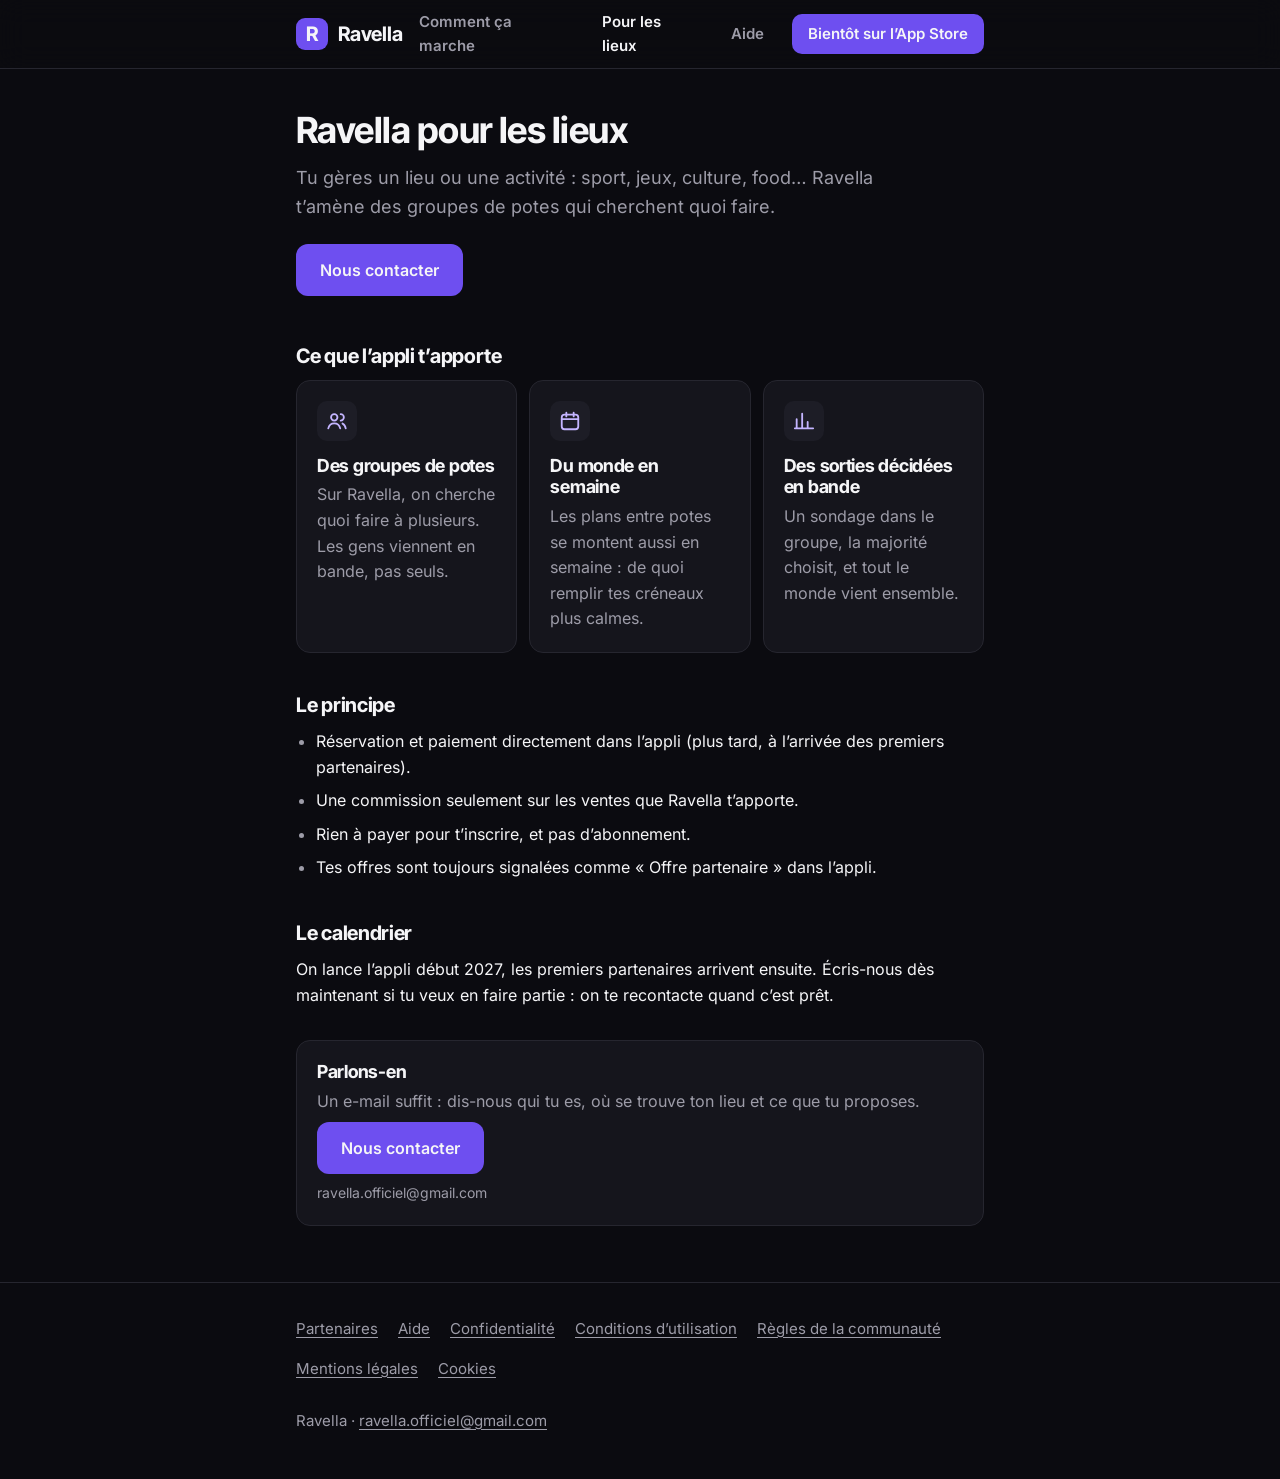
<file: partenaires/index.html>
<!doctype html>
<html lang="fr">
  <head>
    <meta charset="utf-8" />
    <meta name="viewport" content="width=device-width, initial-scale=1" />
    <title>Ravella pour les lieux · Ravella</title>
    <meta name="description" content="Tu gères un lieu ou une activité ? Ravella t’amène des groupes de potes. Rien à payer pour t’inscrire, pas d’abonnement." />
    <meta name="theme-color" content="#0B0B10" />
    <link rel="icon" href="../assets/favicon.svg" type="image/svg+xml" />
    <link rel="stylesheet" href="../assets/style.css" />
  </head>
  <body>
    <a class="skip" href="#contenu">Aller au contenu</a>
    <header class="top">
      <div class="wrap">
        <a class="brand" href="../index.html"><span class="logo" aria-hidden="true">R</span>Ravella</a>
        <nav aria-label="Principal"><a class="nav-link" href="../index.html#comment">Comment ça marche</a><a class="nav-link" href="../partenaires/index.html" aria-current="page">Pour les lieux</a><a class="nav-link" href="../aide/index.html">Aide</a><a class="cta" href="../index.html#bientot">Bientôt<span class="cta-long"> sur l’App Store</span></a></nav>
      </div>
    </header>
    <main id="contenu">
      <article class="page wrap">
        <h1>Ravella pour les lieux</h1>
        <p class="intro lead">Tu gères un lieu ou une activité : sport, jeux, culture, food… Ravella t’amène des groupes de potes qui cherchent quoi faire.</p>
        <a class="btn" href="mailto:ravella.officiel@gmail.com?subject=Partenariat">Nous contacter</a>

        <h2>Ce que l’appli t’apporte</h2>
        <ul class="features">
            <li class="card">
              <span class="icon"><svg width="22" height="22" viewBox="0 0 24 24" fill="none" stroke="currentColor" stroke-width="2" stroke-linecap="round" stroke-linejoin="round" aria-hidden="true"><circle cx="9" cy="8" r="3.5"/><path d="M2.5 20c.8-3.5 3.3-5.5 6.5-5.5s5.7 2 6.5 5.5"/><path d="M16 4.5a3.5 3.5 0 0 1 0 7M18 14.8c1.9.7 3 2.5 3.5 5.2"/></svg></span>
              <h3>Des groupes de potes</h3>
              <p>Sur Ravella, on cherche quoi faire à plusieurs. Les gens viennent en bande, pas seuls.</p>
            </li>
            <li class="card">
              <span class="icon"><svg width="22" height="22" viewBox="0 0 24 24" fill="none" stroke="currentColor" stroke-width="2" stroke-linecap="round" stroke-linejoin="round" aria-hidden="true"><rect x="3" y="5" width="18" height="16" rx="3"/><path d="M8 3v4M16 3v4M3 10h18"/></svg></span>
              <h3>Du monde en semaine</h3>
              <p>Les plans entre potes se montent aussi en semaine : de quoi remplir tes créneaux plus calmes.</p>
            </li>
            <li class="card">
              <span class="icon"><svg width="22" height="22" viewBox="0 0 24 24" fill="none" stroke="currentColor" stroke-width="2" stroke-linecap="round" stroke-linejoin="round" aria-hidden="true"><path d="M4 20V10M10 20V4M16 20v-7M22 20H2"/></svg></span>
              <h3>Des sorties décidées en bande</h3>
              <p>Un sondage dans le groupe, la majorité choisit, et tout le monde vient ensemble.</p>
            </li>
        </ul>

        <h2>Le principe</h2>
        <ul>
          <li>Réservation et paiement directement dans l’appli (plus tard, à l’arrivée des premiers partenaires).</li>
          <li>Une commission seulement sur les ventes que Ravella t’apporte.</li>
          <li>Rien à payer pour t’inscrire, et pas d’abonnement.</li>
          <li>Tes offres sont toujours signalées comme « Offre partenaire » dans l’appli.</li>
        </ul>

        <h2>Le calendrier</h2>
        <p>On lance l’appli début 2027, les premiers partenaires arrivent ensuite. Écris-nous dès maintenant si tu veux en faire partie : on te recontacte quand c’est prêt.</p>

        <section class="callout card" aria-labelledby="ecrire">
          <h2 id="ecrire">Parlons-en</h2>
          <p>Un e-mail suffit : dis-nous qui tu es, où se trouve ton lieu et ce que tu proposes.</p>
          <a class="btn" href="mailto:ravella.officiel@gmail.com?subject=Partenariat">Nous contacter</a>
          <p class="muted small">ravella.officiel@gmail.com</p>
        </section>
      </article>
    </main>
    <footer class="foot">
      <div class="wrap">
        <nav aria-label="Pages du site">
          <ul>
          <li><a href="../partenaires/index.html" aria-current="page">Partenaires</a></li>
          <li><a href="../aide/index.html">Aide</a></li>
          <li><a href="../confidentialite/index.html">Confidentialité</a></li>
          <li><a href="../conditions/index.html">Conditions d’utilisation</a></li>
          <li><a href="../regles/index.html">Règles de la communauté</a></li>
          <li><a href="../mentions-legales/index.html">Mentions légales</a></li>
          <li><a href="../cookies/index.html">Cookies</a></li>
          </ul>
        </nav>
        <p>Ravella · <a href="mailto:ravella.officiel@gmail.com">ravella.officiel@gmail.com</a></p>
      </div>
    </footer>
  </body>
</html>
</file>
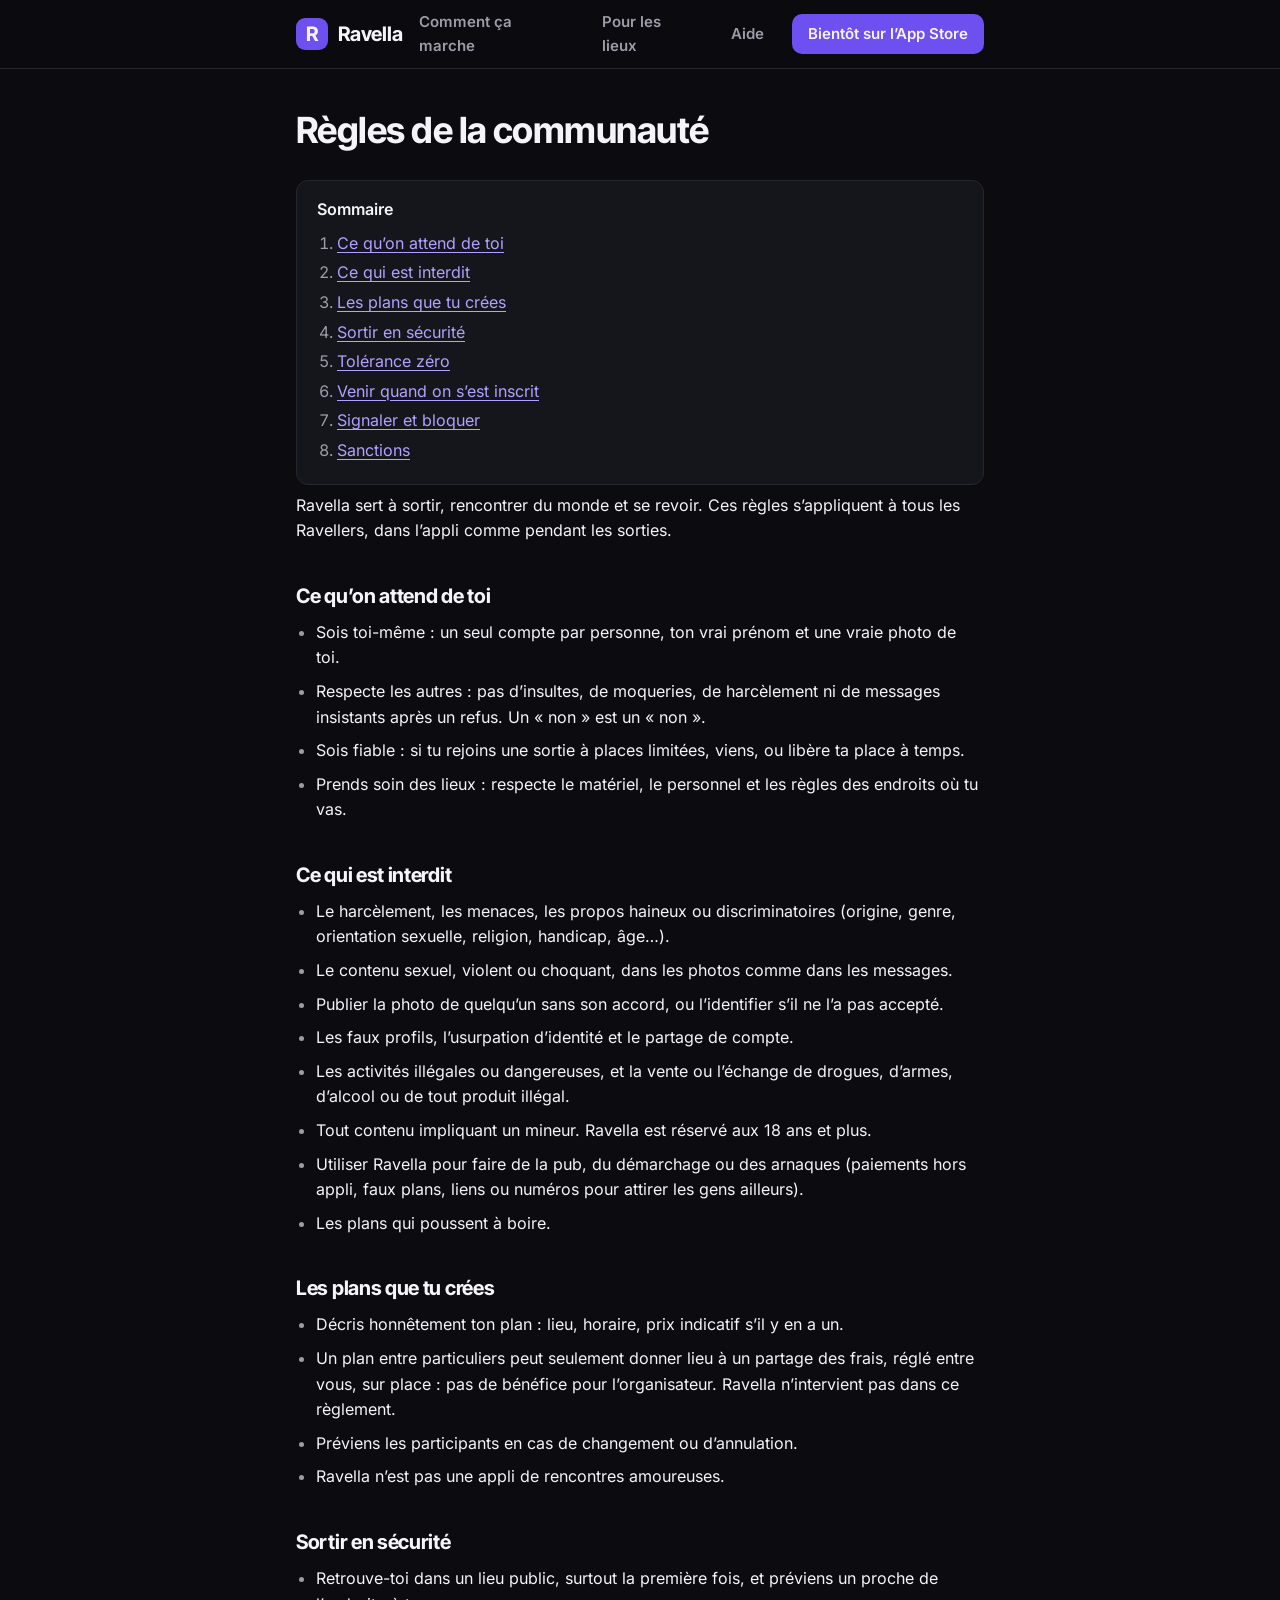
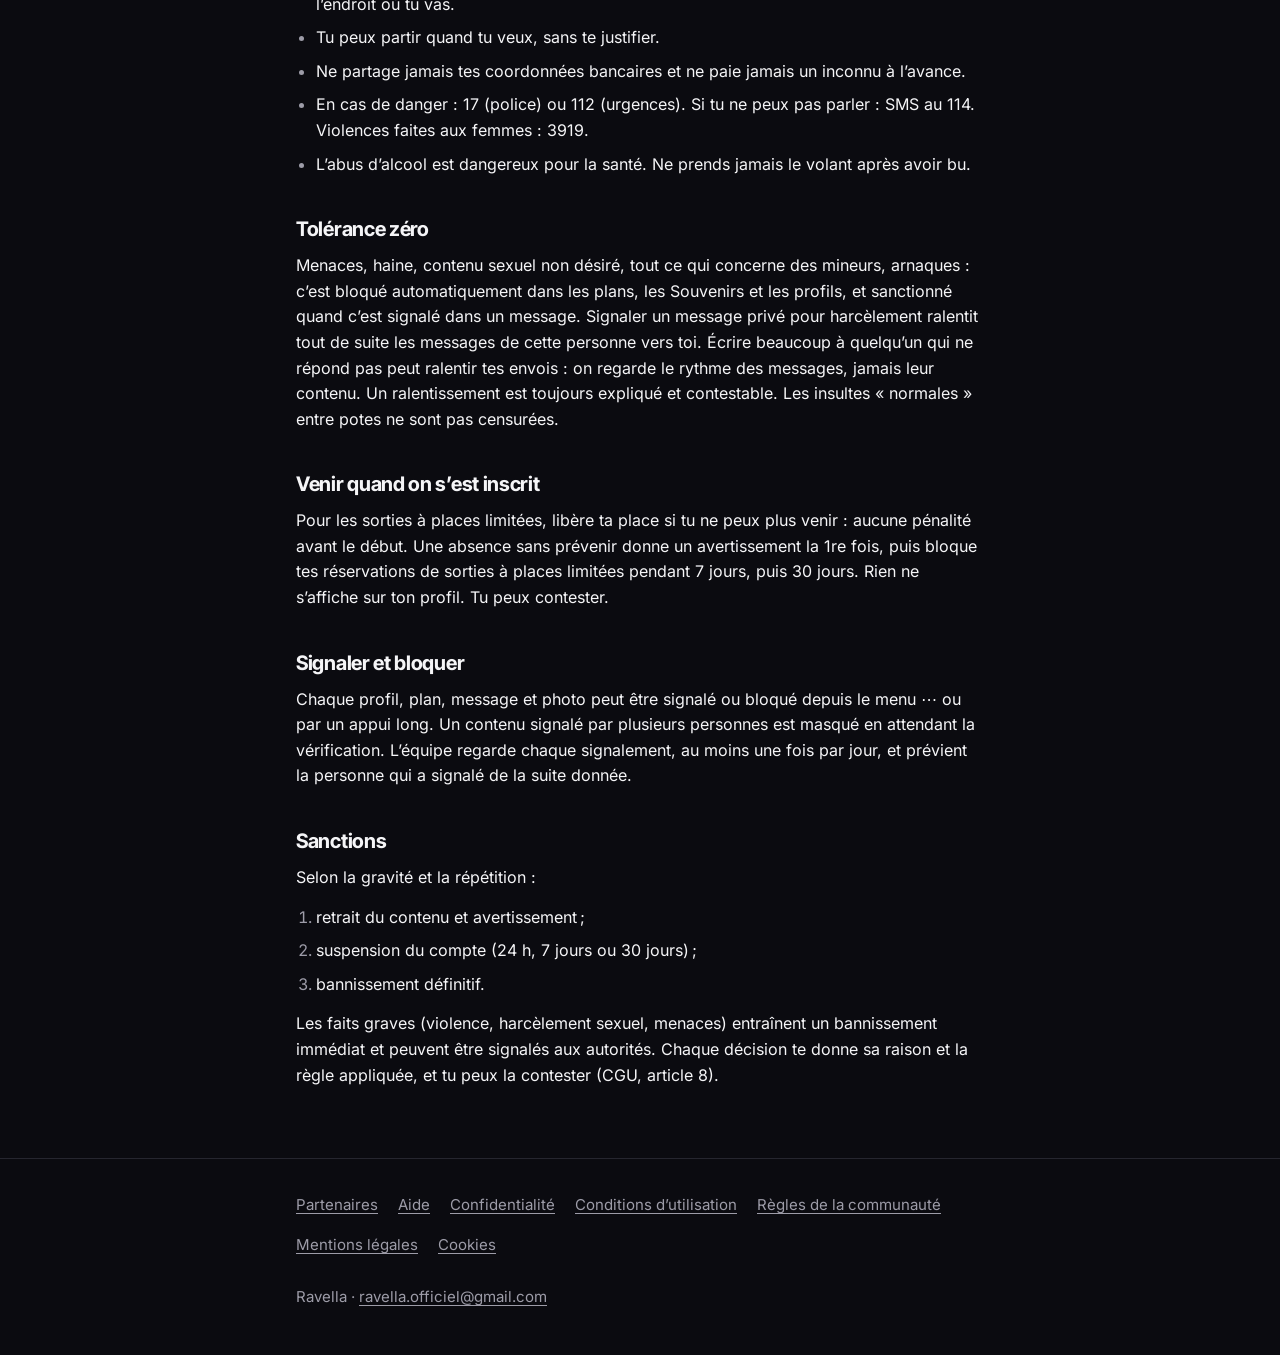
<file: regles/index.html>
<!doctype html>
<html lang="fr">
  <head>
    <meta charset="utf-8" />
    <meta name="viewport" content="width=device-width, initial-scale=1" />
    <title>Règles de la communauté · Ravella</title>
    <meta name="description" content="Les règles à respecter sur Ravella, dans l’appli comme pendant les sorties." />
    <meta name="theme-color" content="#0B0B10" />
    <link rel="icon" href="../assets/favicon.svg" type="image/svg+xml" />
    <link rel="stylesheet" href="../assets/style.css" />
  </head>
  <body>
    <a class="skip" href="#contenu">Aller au contenu</a>
    <header class="top">
      <div class="wrap">
        <a class="brand" href="../index.html"><span class="logo" aria-hidden="true">R</span>Ravella</a>
        <nav aria-label="Principal"><a class="nav-link" href="../index.html#comment">Comment ça marche</a><a class="nav-link" href="../partenaires/index.html">Pour les lieux</a><a class="nav-link" href="../aide/index.html">Aide</a><a class="cta" href="../index.html#bientot">Bientôt<span class="cta-long"> sur l’App Store</span></a></nav>
      </div>
    </header>
    <main id="contenu">
      <article class="page wrap">
        <h1>Règles de la communauté</h1>
        <nav class="toc" aria-label="Sommaire">
          <p>Sommaire</p>
          <ol>
            <li><a href="#ce-qu-on-attend-de-toi">Ce qu’on attend de toi</a></li>
            <li><a href="#ce-qui-est-interdit">Ce qui est interdit</a></li>
            <li><a href="#les-plans-que-tu-crees">Les plans que tu crées</a></li>
            <li><a href="#sortir-en-securite">Sortir en sécurité</a></li>
            <li><a href="#tolerance-zero">Tolérance zéro</a></li>
            <li><a href="#venir-quand-on-s-est-inscrit">Venir quand on s’est inscrit</a></li>
            <li><a href="#signaler-et-bloquer">Signaler et bloquer</a></li>
            <li><a href="#sanctions">Sanctions</a></li>
          </ol>
        </nav>
        <p>Ravella sert à sortir, rencontrer du monde et se revoir. Ces règles s’appliquent à tous les Ravellers, dans l’appli comme pendant les sorties.</p>
        <h2 id="ce-qu-on-attend-de-toi">Ce qu’on attend de toi</h2>
        <ul>
        <li>Sois toi-même : un seul compte par personne, ton vrai prénom et une vraie photo de toi.</li>
        <li>Respecte les autres : pas d’insultes, de moqueries, de harcèlement ni de messages insistants après un refus. Un « non » est un « non ».</li>
        <li>Sois fiable : si tu rejoins une sortie à places limitées, viens, ou libère ta place à temps.</li>
        <li>Prends soin des lieux : respecte le matériel, le personnel et les règles des endroits où tu vas.</li>
        </ul>
        <h2 id="ce-qui-est-interdit">Ce qui est interdit</h2>
        <ul>
        <li>Le harcèlement, les menaces, les propos haineux ou discriminatoires (origine, genre, orientation sexuelle, religion, handicap, âge…).</li>
        <li>Le contenu sexuel, violent ou choquant, dans les photos comme dans les messages.</li>
        <li>Publier la photo de quelqu’un sans son accord, ou l’identifier s’il ne l’a pas accepté.</li>
        <li>Les faux profils, l’usurpation d’identité et le partage de compte.</li>
        <li>Les activités illégales ou dangereuses, et la vente ou l’échange de drogues, d’armes, d’alcool ou de tout produit illégal.</li>
        <li>Tout contenu impliquant un mineur. Ravella est réservé aux 18 ans et plus.</li>
        <li>Utiliser Ravella pour faire de la pub, du démarchage ou des arnaques (paiements hors appli, faux plans, liens ou numéros pour attirer les gens ailleurs).</li>
        <li>Les plans qui poussent à boire.</li>
        </ul>
        <h2 id="les-plans-que-tu-crees">Les plans que tu crées</h2>
        <ul>
        <li>Décris honnêtement ton plan : lieu, horaire, prix indicatif s’il y en a un.</li>
        <li>Un plan entre particuliers peut seulement donner lieu à un partage des frais, réglé entre vous, sur place : pas de bénéfice pour l’organisateur. Ravella n’intervient pas dans ce règlement.</li>
        <li>Préviens les participants en cas de changement ou d’annulation.</li>
        <li>Ravella n’est pas une appli de rencontres amoureuses.</li>
        </ul>
        <h2 id="sortir-en-securite">Sortir en sécurité</h2>
        <ul>
        <li>Retrouve-toi dans un lieu public, surtout la première fois, et préviens un proche de l’endroit où tu vas.</li>
        <li>Tu peux partir quand tu veux, sans te justifier.</li>
        <li>Ne partage jamais tes coordonnées bancaires et ne paie jamais un inconnu à l’avance.</li>
        <li>En cas de danger : 17 (police) ou 112 (urgences). Si tu ne peux pas parler : SMS au 114. Violences faites aux femmes : 3919.</li>
        <li>L’abus d’alcool est dangereux pour la santé. Ne prends jamais le volant après avoir bu.</li>
        </ul>
        <h2 id="tolerance-zero">Tolérance zéro</h2>
        <p>Menaces, haine, contenu sexuel non désiré, tout ce qui concerne des mineurs, arnaques : c’est bloqué automatiquement dans les plans, les Souvenirs et les profils, et sanctionné quand c’est signalé dans un message. Signaler un message privé pour harcèlement ralentit tout de suite les messages de cette personne vers toi. Écrire beaucoup à quelqu’un qui ne répond pas peut ralentir tes envois : on regarde le rythme des messages, jamais leur contenu. Un ralentissement est toujours expliqué et contestable. Les insultes « normales » entre potes ne sont pas censurées.</p>
        <h2 id="venir-quand-on-s-est-inscrit">Venir quand on s’est inscrit</h2>
        <p>Pour les sorties à places limitées, libère ta place si tu ne peux plus venir : aucune pénalité avant le début. Une absence sans prévenir donne un avertissement la 1re fois, puis bloque tes réservations de sorties à places limitées pendant 7 jours, puis 30 jours. Rien ne s’affiche sur ton profil. Tu peux contester.</p>
        <h2 id="signaler-et-bloquer">Signaler et bloquer</h2>
        <p>Chaque profil, plan, message et photo peut être signalé ou bloqué depuis le menu ⋯ ou par un appui long. Un contenu signalé par plusieurs personnes est masqué en attendant la vérification. L’équipe regarde chaque signalement, au moins une fois par jour, et prévient la personne qui a signalé de la suite donnée.</p>
        <h2 id="sanctions">Sanctions</h2>
        <p>Selon la gravité et la répétition :</p>
        <ol>
        <li>retrait du contenu et avertissement ;</li>
        <li>suspension du compte (24 h, 7 jours ou 30 jours) ;</li>
        <li>bannissement définitif.</li>
        </ol>
        <p>Les faits graves (violence, harcèlement sexuel, menaces) entraînent un bannissement immédiat et peuvent être signalés aux autorités. Chaque décision te donne sa raison et la règle appliquée, et tu peux la contester (CGU, article 8).</p>
      </article>
    </main>
    <footer class="foot">
      <div class="wrap">
        <nav aria-label="Pages du site">
          <ul>
          <li><a href="../partenaires/index.html">Partenaires</a></li>
          <li><a href="../aide/index.html">Aide</a></li>
          <li><a href="../confidentialite/index.html">Confidentialité</a></li>
          <li><a href="../conditions/index.html">Conditions d’utilisation</a></li>
          <li><a href="../regles/index.html" aria-current="page">Règles de la communauté</a></li>
          <li><a href="../mentions-legales/index.html">Mentions légales</a></li>
          <li><a href="../cookies/index.html">Cookies</a></li>
          </ul>
        </nav>
        <p>Ravella · <a href="mailto:ravella.officiel@gmail.com">ravella.officiel@gmail.com</a></p>
      </div>
    </footer>
  </body>
</html>
</file>
<file: assets/style.css>
/* Ravella, site vitrine. DA « Minuit sérieux » : couleurs reprises de src/theme/colors.ts.
   Polices hébergées ici (assets/fonts, licence OFL) : rien n'est chargé chez un tiers. */

@font-face {
  font-family: 'Inter';
  src: url('fonts/Inter_400Regular.ttf') format('truetype');
  font-weight: 400;
  font-style: normal;
  font-display: swap;
}
@font-face {
  font-family: 'Inter';
  src: url('fonts/Inter_600SemiBold.ttf') format('truetype');
  font-weight: 600;
  font-style: normal;
  font-display: swap;
}
@font-face {
  font-family: 'Inter Tight';
  src: url('fonts/InterTight_700Bold.ttf') format('truetype');
  font-weight: 700;
  font-style: normal;
  font-display: swap;
}

:root {
  --bg: #0b0b10;
  --card: #15151c;
  --card-raised: #1d1d26;
  --violet: #6e4ff0;
  --violet-light: #b3a1ff;
  --signal: #c4b5ff;
  --amber: #ffb547;
  --text: #f5f5f7;
  --muted: #9d9ca8;
  --border: #62626f;
  --line: #26262f;
  --display: 'Inter Tight', 'Inter', system-ui, -apple-system, sans-serif;
  --body: 'Inter', system-ui, -apple-system, sans-serif;
  color-scheme: dark;
}

*,
*::before,
*::after {
  box-sizing: border-box;
}

html {
  -webkit-text-size-adjust: 100%;
  text-size-adjust: 100%;
}

body {
  margin: 0;
  background: var(--bg);
  color: var(--text);
  font: 400 1rem/1.6 var(--body);
  -webkit-font-smoothing: antialiased;
}

a {
  color: var(--violet-light);
  text-underline-offset: 3px;
}
a:hover {
  color: var(--signal);
}
:focus-visible {
  outline: 2px solid var(--signal);
  outline-offset: 3px;
  border-radius: 4px;
}

.skip {
  position: absolute;
  left: -9999px;
  top: 8px;
  background: var(--text);
  color: var(--bg);
  padding: 8px 12px;
  border-radius: 8px;
  z-index: 10;
}
.skip:focus {
  left: 16px;
}

.wrap {
  width: 100%;
  max-width: 720px;
  margin: 0 auto;
  padding: 0 16px;
}

/* En-tête */
.top {
  border-bottom: 1px solid var(--line);
}
.top .wrap {
  display: flex;
  align-items: center;
  justify-content: space-between;
  gap: 12px;
  min-height: 64px;
}
.brand {
  display: inline-flex;
  align-items: center;
  gap: 10px;
  color: var(--text);
  text-decoration: none;
  font: 700 1.25rem/1 var(--display);
  letter-spacing: -0.01em;
}
.brand:hover {
  color: var(--text);
}
.logo {
  width: 32px;
  height: 32px;
  border-radius: 9px;
  background: var(--violet);
  color: var(--text);
  display: grid;
  place-items: center;
  font: 700 1.25rem/1 var(--display);
  flex: none;
}
.top nav {
  display: flex;
  gap: 16px;
}
.top nav a {
  color: var(--muted);
  text-decoration: none;
  font-weight: 600;
  font-size: 0.9375rem;
  padding: 10px 4px;
}
.top nav a:hover,
.top nav a[aria-current='page'] {
  color: var(--text);
}

/* Titres et texte */
h1,
h2,
h3 {
  font-family: var(--display);
  font-weight: 700;
  letter-spacing: -0.015em;
  line-height: 1.2;
  margin: 0;
}
h1 {
  font-size: clamp(2rem, 8vw, 3rem);
}
.page h1 {
  font-size: clamp(1.75rem, 6vw, 2.25rem);
}
h2 {
  font-size: 1.25rem;
  margin-top: 40px;
  margin-bottom: 12px;
}
p,
ul,
ol {
  margin: 0 0 14px;
}
ul,
ol {
  padding-left: 1.25em;
}
li {
  margin-bottom: 8px;
}
li::marker {
  color: var(--muted);
}
.muted {
  color: var(--muted);
}

/* Accueil */
.hero {
  padding: 56px 0 32px;
}
.hero .logo {
  width: 72px;
  height: 72px;
  border-radius: 19px;
  font-size: 2.75rem;
  margin-bottom: 28px;
}
.lead {
  font-size: 1.125rem;
  color: var(--muted);
  margin-top: 16px;
  max-width: 34em;
}
.store {
  display: inline-flex;
  align-items: center;
  gap: 10px;
  margin-top: 28px;
  min-height: 52px;
  padding: 0 22px;
  border-radius: 12px;
  border: 1px solid var(--border);
  background: var(--card);
  color: var(--muted);
  font: 600 1rem/1 var(--body);
  cursor: not-allowed;
}
.store svg {
  flex: none;
}
.tags {
  display: flex;
  flex-wrap: wrap;
  gap: 8px;
  margin: 20px 0 0;
  padding: 0;
  list-style: none;
}
.tags li {
  margin: 0;
  padding: 6px 12px;
  border-radius: 999px;
  border: 1px solid var(--line);
  color: var(--muted);
  font-size: 0.875rem;
  font-weight: 600;
}
.features {
  display: grid;
  gap: 12px;
  margin: 24px 0 8px;
  padding: 0;
  list-style: none;
}
.card {
  background: var(--card);
  border: 1px solid var(--line);
  border-radius: 14px;
  padding: 20px;
  margin: 0;
}
.card h2,
.card h3 {
  margin: 14px 0 6px;
  font-size: 1.125rem;
}
.card p {
  margin: 0;
  color: var(--muted);
}
.icon {
  width: 40px;
  height: 40px;
  border-radius: 10px;
  background: var(--card-raised);
  color: var(--signal);
  display: grid;
  place-items: center;
}
.contact {
  margin: 32px 0 56px;
}
.contact h2 {
  margin-top: 0;
}

/* Pages de texte */
.page {
  padding-top: 40px;
  padding-bottom: 56px;
}
.page .intro {
  color: var(--muted);
  margin-top: 12px;
}
.toc {
  margin: 28px 0 8px;
  padding: 16px 20px;
  background: var(--card);
  border: 1px solid var(--line);
  border-radius: 12px;
}
.toc p {
  margin: 0 0 8px;
  font-weight: 600;
}
.toc ol {
  margin: 0;
}
.toc li {
  margin-bottom: 4px;
}

/* Trous à remplir avant la mise en ligne : bien visibles exprès. */
mark.trou {
  background: rgba(255, 181, 71, 0.12);
  color: var(--amber);
  border: 1px dashed var(--amber);
  border-radius: 6px;
  padding: 0 4px;
  box-decoration-break: clone;
  -webkit-box-decoration-break: clone;
}

/* Aide */
.faq {
  margin-top: 28px;
}
.faq details {
  background: var(--card);
  border: 1px solid var(--line);
  border-radius: 12px;
  margin-bottom: 10px;
}
.faq summary {
  cursor: pointer;
  list-style: none;
  padding: 16px 48px 16px 18px;
  font-weight: 600;
  position: relative;
}
.faq summary::-webkit-details-marker {
  display: none;
}
.faq summary::after {
  content: '';
  position: absolute;
  right: 20px;
  top: 50%;
  width: 9px;
  height: 9px;
  border-right: 2px solid var(--muted);
  border-bottom: 2px solid var(--muted);
  transform: translateY(-70%) rotate(45deg);
}
.faq details[open] summary::after {
  transform: translateY(-30%) rotate(-135deg);
}
.faq .answer {
  padding: 0 18px 6px;
}
.callout {
  margin-top: 32px;
}
.callout h2 {
  margin-top: 0;
}

/* Pied de page */
.foot {
  border-top: 1px solid var(--line);
  padding: 28px 0 40px;
  font-size: 0.9375rem;
}
.foot ul {
  list-style: none;
  padding: 0;
  margin: 0 0 16px;
  display: flex;
  flex-wrap: wrap;
  gap: 4px 20px;
}
.foot li {
  margin: 0;
}
.foot a {
  color: var(--muted);
  display: inline-block;
  padding: 6px 0;
}
.foot a:hover {
  color: var(--text);
}
.foot p {
  margin: 0;
  color: var(--muted);
}

@media (min-width: 640px) {
  .hero {
    padding-top: 88px;
  }
  .features {
    grid-template-columns: repeat(3, 1fr);
  }
}

@media (prefers-reduced-motion: reduce) {
  * {
    scroll-behavior: auto !important;
  }
}

.page h1 + p {
  margin-top: 12px;
}

/* Accueil : sections, captures, encart lieux */
.section-title {
  margin-top: 48px;
  margin-bottom: 4px;
  font-size: 1.5rem;
}
.shots-grid {
  display: grid;
  grid-template-columns: 1fr 1fr;
  gap: 12px;
  margin-top: 20px;
}
.shots figure {
  margin: 0;
}
.shots img {
  display: block;
  width: 100%;
  height: auto;
  border-radius: 14px;
  border: 1px solid var(--line);
  background: var(--card);
}
.shots figcaption {
  margin-top: 8px;
  color: var(--muted);
  font-size: 0.875rem;
  text-align: center;
}
.promise {
  margin: 32px 0 0;
  color: var(--muted);
}
.teaser {
  margin-top: 32px;
}
.teaser h2 {
  margin-top: 0;
}
.contact {
  margin-top: 12px;
}

/* Bouton principal (lien) */
.btn {
  display: inline-flex;
  align-items: center;
  justify-content: center;
  min-height: 52px;
  padding: 0 24px;
  margin: 8px 0 8px;
  border-radius: 12px;
  background: var(--violet);
  color: var(--text);
  font: 600 1rem/1 var(--body);
  text-decoration: none;
}
.btn:hover {
  background: #7d61f2;
  color: var(--text);
}
.page .features {
  margin-top: 8px;
}
.small {
  font-size: 0.875rem;
  margin-top: 8px;
}

@media (min-width: 640px) {
  .shots-grid {
    max-width: 560px;
  }
}

/* En-tête commun : liens, bouton « Bientôt », version large de l'accueil */
.wrap.wide {
  max-width: 1120px;
}
.top {
  position: sticky;
  top: 0;
  z-index: 20;
  background: rgba(11, 11, 16, 0.82);
  -webkit-backdrop-filter: blur(14px);
  backdrop-filter: blur(14px);
  transition: border-color 0.3s;
}
.home .top {
  border-bottom-color: transparent;
}
.home .top.scrolled {
  border-bottom-color: var(--line);
}
.top nav {
  align-items: center;
}
.top .nav-link {
  display: none;
}
.top .cta {
  display: inline-flex;
  align-items: center;
  min-height: 40px;
  padding: 0 16px;
  border-radius: 10px;
  background: var(--violet);
  color: var(--text);
  font-weight: 600;
  font-size: 0.9375rem;
  text-decoration: none;
  white-space: nowrap;
}
.top .cta:hover {
  background: #7d61f2;
  color: var(--text);
}
.cta-long {
  display: none;
}
@media (min-width: 420px) {
  .cta-long {
    display: inline;
    margin-left: 0.3em;
  }
}
@media (min-width: 820px) {
  .top .nav-link {
    display: inline;
  }
  .top nav {
    gap: 24px;
  }
}

/* Page d'invitation (liens de partage de l'appli, servie par 404.html) */
.invite {
  text-align: center;
  padding-top: 64px;
  padding-bottom: 80px;
}
.invite-logo {
  width: 64px;
  height: 64px;
  border-radius: 17px;
  font-size: 2.4rem;
  margin: 0 auto 24px;
}
.eyebrow-inv {
  margin: 0 0 12px;
  color: var(--signal);
  font-weight: 600;
}
.invite .lead {
  margin: 16px auto 0;
  max-width: 30em;
}
.invite .store {
  margin-top: 28px;
}
.invite-home {
  margin-top: 20px;
  font-weight: 600;
}
</file>
<file: assets/home.css>
/* Accueil v2 (site de présentation). Complète style.css. DA « Minuit sérieux ». */

@font-face {
  font-family: 'Inter Tight';
  src: url('fonts/InterTight_700Bold_Italic.ttf') format('truetype');
  font-weight: 700;
  font-style: italic;
  font-display: swap;
}

.home main {
  overflow-x: clip;
}
.eyebrow {
  margin: 0 0 14px;
  color: var(--signal);
  font-weight: 600;
  font-size: 0.875rem;
  letter-spacing: 0.04em;
  text-transform: uppercase;
}
h1 em,
h2 em {
  display: block;
  font-style: italic;
  color: var(--signal);
}

/* Lueur de fond (violet de marque, très douce) */
.glow {
  position: absolute;
  inset: -20% -10% auto;
  height: 720px;
  background: radial-gradient(closest-side, rgba(110, 79, 240, 0.32), transparent 72%);
  pointer-events: none;
  z-index: 0;
}

/* Accroche */
.hero2 {
  position: relative;
  padding: 48px 0 24px;
}
.hero-grid {
  position: relative;
  z-index: 1;
  display: grid;
  gap: 40px;
  align-items: center;
}
.hero2 h1 {
  font-size: clamp(2.5rem, 11vw, 4.5rem);
  line-height: 1.02;
  letter-spacing: -0.03em;
}
.hero2 .lead {
  margin-top: 20px;
  font-size: 1.125rem;
  max-width: 30em;
}
.hero-actions {
  display: flex;
  flex-wrap: wrap;
  align-items: center;
  gap: 12px 20px;
  margin-top: 28px;
}
.store {
  margin-top: 0;
  gap: 12px;
  text-align: left;
  color: var(--text);
  background: var(--card-raised);
  opacity: 0.85;
}
.store span {
  display: flex;
  flex-direction: column;
  gap: 3px;
  font-size: 1.0625rem;
}
.store small {
  font-size: 0.75rem;
  font-weight: 400;
  color: var(--muted);
}
.store.center {
  margin: 28px auto 0;
}
.ghost {
  display: inline-flex;
  align-items: center;
  gap: 8px;
  min-height: 52px;
  color: var(--text);
  font-weight: 600;
  text-decoration: none;
}
.ghost:hover {
  color: var(--signal);
}

/* iPhone en CSS : la capture contient déjà la barre d'état et l'îlot. */
.iphone {
  position: relative;
  width: 100%;
  aspect-ratio: 600 / 1304;
  border-radius: 13% / 6%;
  padding: 3.2%;
  background: linear-gradient(145deg, #2a2a35, #121218 40%, #1d1d26);
  box-shadow:
    0 0 0 1px #34343f inset,
    0 30px 60px -20px rgba(0, 0, 0, 0.8),
    0 0 80px -30px rgba(110, 79, 240, 0.5);
}
.iphone img,
.iphone .slides {
  display: block;
  width: 100%;
  height: 100%;
  border-radius: 11% / 5.2%;
  object-fit: cover;
  background: var(--bg);
}
.iphone::after {
  /* reflet */
  content: '';
  position: absolute;
  inset: 3.2%;
  border-radius: 11% / 5.2%;
  background: linear-gradient(115deg, rgba(255, 255, 255, 0.09), transparent 35%);
  pointer-events: none;
}

.hero-phones {
  position: relative;
  height: 470px;
  perspective: 1400px;
}
.hero-phones .iphone {
  position: absolute;
  width: 210px;
  top: 10px;
}
.hero-phones .front {
  left: 50%;
  margin-left: -150px;
  transform: rotateY(-14deg) rotateX(4deg) rotateZ(-2deg);
  animation: float 7s ease-in-out infinite;
  z-index: 2;
}
.hero-phones .back {
  left: 50%;
  margin-left: -20px;
  top: 40px;
  transform: rotateY(-22deg) rotateX(4deg) rotateZ(3deg) scale(0.9);
  filter: brightness(0.75);
  animation: float 7s ease-in-out -3.5s infinite;
}
@keyframes float {
  0%,
  100% {
    translate: 0 0;
  }
  50% {
    translate: 0 -12px;
  }
}

/* Bande de promesses */
.promises {
  border-block: 1px solid var(--line);
  margin-top: 24px;
}
.promises ul {
  list-style: none;
  display: flex;
  flex-wrap: wrap;
  gap: 10px 28px;
  justify-content: center;
  padding-top: 18px;
  padding-bottom: 18px;
  margin-block: 0;
}
.promises li {
  display: inline-flex;
  align-items: center;
  gap: 8px;
  margin: 0;
  font-weight: 600;
  font-size: 0.9375rem;
}
.promises svg {
  color: var(--signal);
}

/* Blocs */
.block {
  padding: 72px 0 0;
}
.block h2 {
  margin: 0;
  font-size: clamp(1.75rem, 6vw, 2.5rem);
  letter-spacing: -0.025em;
}
.block-sub {
  margin: 10px 0 0;
  color: var(--muted);
  font-size: 1.0625rem;
}
.block-head {
  display: flex;
  align-items: flex-end;
  justify-content: space-between;
  gap: 16px;
}
.row-nav {
  display: none;
  gap: 8px;
}
.round {
  width: 44px;
  height: 44px;
  border-radius: 50%;
  border: 1px solid var(--border);
  background: var(--card);
  color: var(--text);
  display: grid;
  place-items: center;
  cursor: pointer;
}
.round:hover {
  background: var(--card-raised);
}

/* Photos (emplacements en attendant les vraies) */
.photo {
  position: relative;
  background-color: var(--card);
  background-size: cover;
  background-position: center;
}
.photo::before {
  content: '';
  position: absolute;
  inset: 0;
  background:
    radial-gradient(120% 80% at 20% 15%, var(--tint) 0%, transparent 60%),
    radial-gradient(90% 70% at 90% 90%, rgba(110, 79, 240, 0.35), transparent 70%);
  opacity: 0.55;
}
.ph-sport { --tint: #3d63dd; }
.ph-culture { --tint: #e0912f; }
.ph-food { --tint: #c98a3a; }
.ph-fun { --tint: #8a6cff; }
.ph-art { --tint: #b65bd9; }
.ph-tag {
  position: absolute;
  top: 12px;
  left: 12px;
  z-index: 1;
  padding: 4px 10px;
  border-radius: 999px;
  border: 1px dashed rgba(245, 245, 247, 0.5);
  color: var(--text);
  font-size: 0.75rem;
  font-weight: 600;
  background: rgba(11, 11, 16, 0.55);
}

/* Cartes story */
.stories {
  list-style: none;
  display: flex;
  gap: 14px;
  margin: 28px 0 0;
  padding: 4px 16px 12px;
  overflow-x: auto;
  scroll-snap-type: x mandatory;
  scroll-padding-inline: 16px;
  scrollbar-width: none;
}
.stories::-webkit-scrollbar {
  display: none;
}
.story {
  position: relative;
  flex: 0 0 72%;
  max-width: 280px;
  aspect-ratio: 9 / 16;
  margin: 0;
  border-radius: 14px;
  overflow: hidden;
  scroll-snap-align: start;
  border: 1px solid var(--line);
  background: var(--card);
}
.story .photo {
  position: absolute;
  inset: 0;
}
.story-body {
  position: absolute;
  inset: auto 0 0;
  padding: 72px 18px 20px;
  background: linear-gradient(to top, rgba(11, 11, 16, 0.96) 35%, rgba(11, 11, 16, 0));
}
.story-icon {
  width: 40px;
  height: 40px;
  border-radius: 10px;
  display: grid;
  place-items: center;
  background: var(--violet);
  color: var(--text);
  margin-bottom: 12px;
}
.story h3 {
  margin: 0 0 6px;
  font-size: 1.25rem;
}
.story p {
  margin: 0;
  color: #c9c8d1;
  font-size: 0.9375rem;
  line-height: 1.5;
}

/* Comment ça marche */
.how-grid {
  display: grid;
  gap: 40px;
  align-items: center;
}
.steps {
  list-style: none;
  padding: 0;
  margin: 28px 0 0;
  display: grid;
  gap: 12px;
}
.step {
  display: flex;
  gap: 16px;
  align-items: flex-start;
  margin: 0;
  padding: 18px;
  border-radius: 14px;
  background: var(--card);
  border: 1px solid var(--line);
}
.step-num {
  flex: none;
  width: 40px;
  height: 40px;
  border-radius: 10px;
  display: grid;
  place-items: center;
  background: var(--card-raised);
  color: var(--signal);
  font: italic 700 1.25rem/1 var(--display);
}
.step h3 {
  margin: 6px 0 4px;
  font-size: 1.125rem;
}
.step p {
  margin: 0;
  color: var(--muted);
}
.showcase {
  margin: 0 auto;
  width: min(280px, 78vw);
  text-align: center;
}
.iphone .slides {
  position: relative;
  overflow: hidden;
}
.slides .slide {
  position: absolute;
  inset: 0;
  border-radius: 0;
  opacity: 0;
  transform: scale(1.03);
  transition:
    opacity 0.7s ease,
    transform 0.7s ease;
}
.slides .slide.is-on {
  opacity: 1;
  transform: none;
}
.showcase figcaption {
  margin-top: 16px;
  display: grid;
  gap: 10px;
  justify-items: center;
  color: var(--muted);
  font-size: 0.9375rem;
}
.dots {
  display: flex;
  gap: 4px;
}
.dot {
  width: 28px;
  height: 28px;
  border: 0;
  padding: 0;
  background: none;
  cursor: pointer;
  position: relative;
}
.dot::after {
  content: '';
  position: absolute;
  left: 50%;
  top: 50%;
  width: 8px;
  height: 8px;
  margin: -4px 0 0 -4px;
  border-radius: 999px;
  background: var(--border);
  transition: width 0.3s;
}
.dot.is-on::after {
  width: 22px;
  margin-left: -11px;
  background: var(--signal);
}

/* Pourquoi */
.why-grid {
  list-style: none;
  padding: 0;
  margin: 28px 0 0;
  display: grid;
  gap: 12px;
}
.why {
  margin: 0;
  padding: 22px;
  border-radius: 14px;
  background: var(--card);
  border: 1px solid var(--line);
}
.why h3 {
  margin: 16px 0 6px;
  font-size: 1.125rem;
}
.why p {
  margin: 0;
  color: var(--muted);
}

/* Lieux */
.venue {
  display: grid;
  border-radius: 14px;
  overflow: hidden;
  background: var(--card);
  border: 1px solid var(--line);
}
.venue .photo {
  min-height: 220px;
}
.venue-body {
  padding: 28px 22px;
}
.venue-body h2 {
  font-size: clamp(1.5rem, 5vw, 2rem);
}
.venue-body p:not(.eyebrow) {
  color: var(--muted);
  margin: 12px 0 20px;
}
.btn {
  gap: 8px;
}

/* FAQ */
.home .faq {
  margin-top: 24px;
}

/* Bloc final */
.final {
  position: relative;
  margin-top: 80px;
  padding: 80px 0;
  text-align: center;
  border-top: 1px solid var(--line);
  overflow: hidden;
}
.final .glow {
  inset: 10% -20% auto;
}
.final .wrap {
  position: relative;
  z-index: 1;
}
.final h2 {
  font-size: clamp(2rem, 9vw, 3.5rem);
  letter-spacing: -0.03em;
  line-height: 1.05;
}
.final .lead {
  margin: 20px auto 0;
}

/* Apparition au défilement (seulement si le JS tourne) */
.js .reveal {
  opacity: 0;
  translate: 0 18px;
  transition:
    opacity 0.6s ease var(--d, 0ms),
    translate 0.6s ease var(--d, 0ms);
}
.js .reveal.in {
  opacity: 1;
  translate: 0 0;
}

@media (min-width: 640px) {
  .story {
    flex-basis: 260px;
  }
  .why-grid {
    grid-template-columns: 1fr 1fr;
  }
  .venue {
    grid-template-columns: 1fr 1fr;
  }
  .venue .photo {
    min-height: 100%;
  }
  .venue-body {
    padding: 40px 36px;
  }
  .row-nav {
    display: flex;
  }
}
@media (min-width: 960px) {
  .hero2 {
    padding: 72px 0 40px;
  }
  .hero-grid {
    grid-template-columns: 1.1fr 1fr;
  }
  .hero-phones {
    height: 600px;
  }
  .hero-phones .iphone {
    width: 260px;
  }
  .hero-phones .front {
    margin-left: -190px;
  }
  .hero-phones .back {
    margin-left: -10px;
  }
  .stories {
    padding-left: max(16px, calc((100vw - 1120px) / 2 + 16px));
    scroll-padding-inline: max(16px, calc((100vw - 1120px) / 2 + 16px));
  }
  .how-grid {
    grid-template-columns: 1fr 340px;
    gap: 80px;
  }
  .showcase {
    width: 300px;
  }
  .why-grid {
    grid-template-columns: repeat(4, 1fr);
  }
}

@media (prefers-reduced-motion: reduce) {
  .hero-phones .iphone {
    animation: none;
  }
  .js .reveal {
    opacity: 1;
    translate: none;
    transition: none;
  }
  .slides .slide {
    transition: none;
  }
}
</file>
